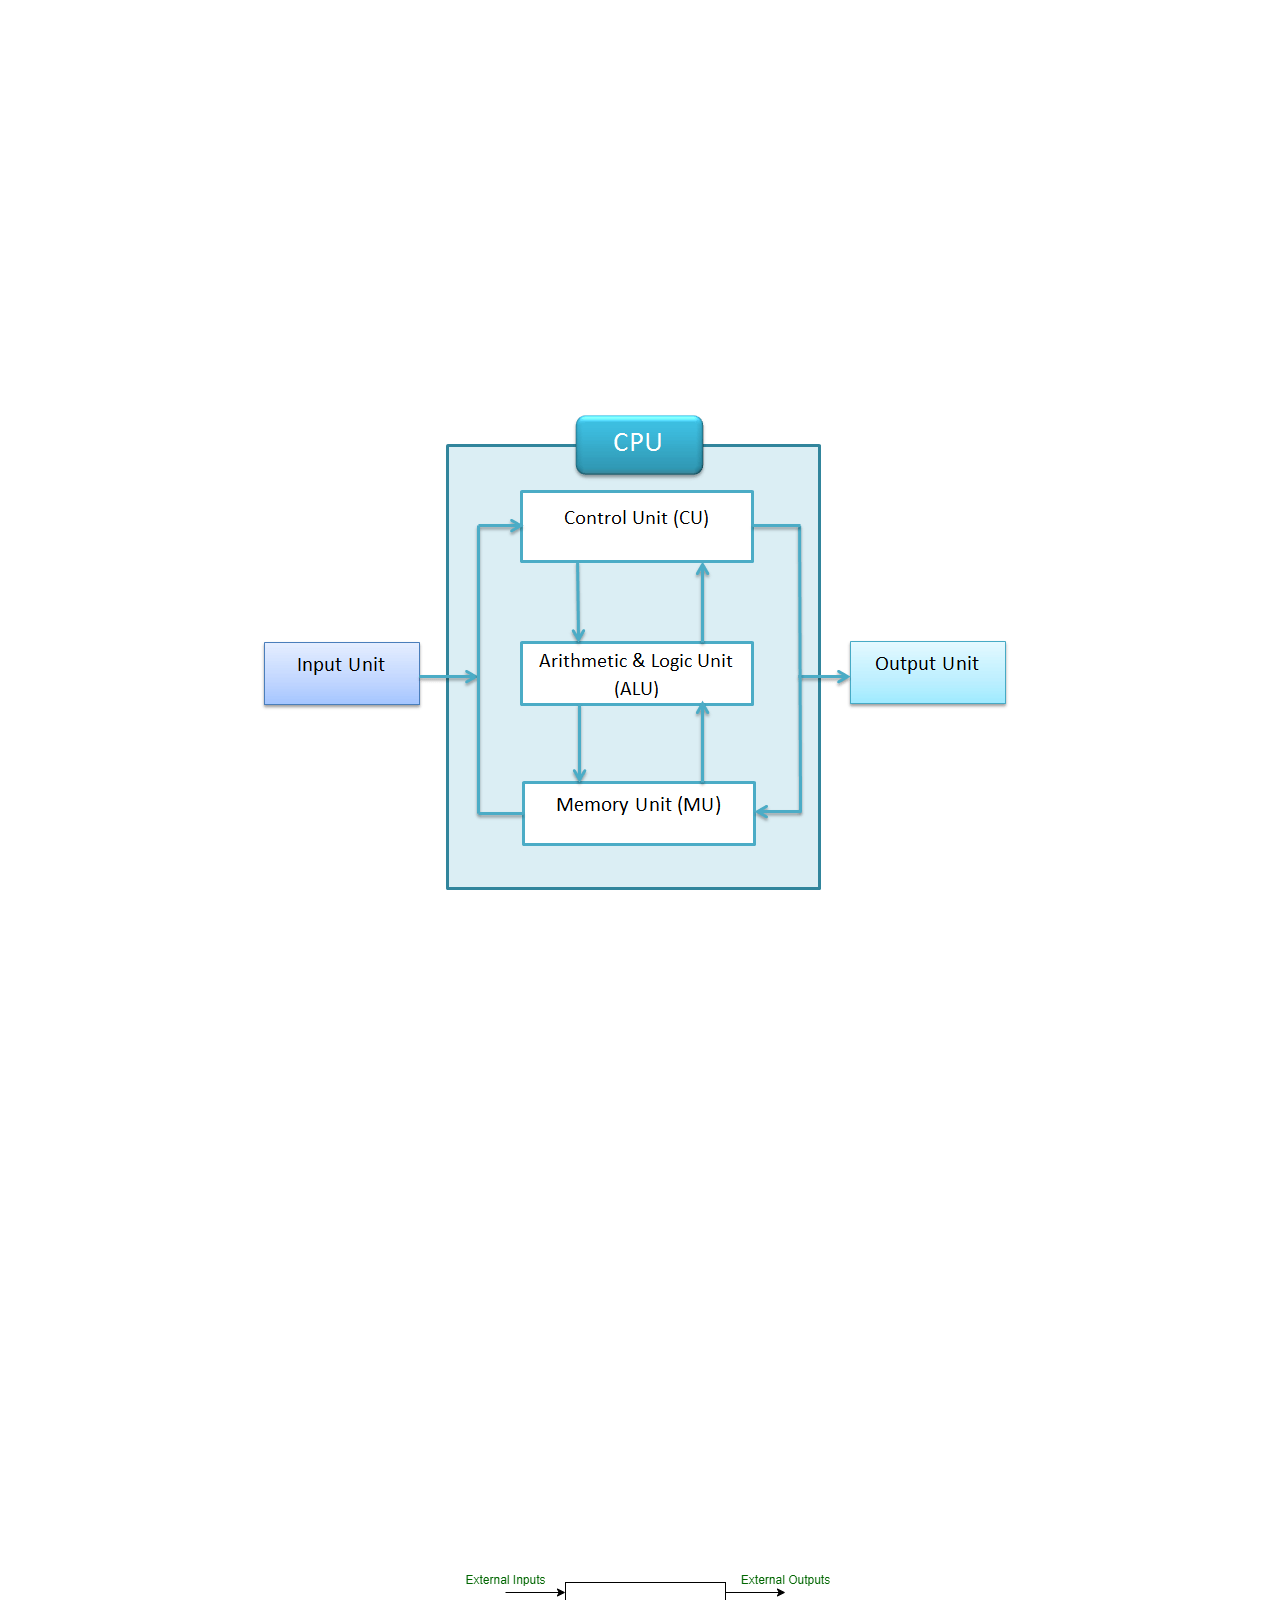
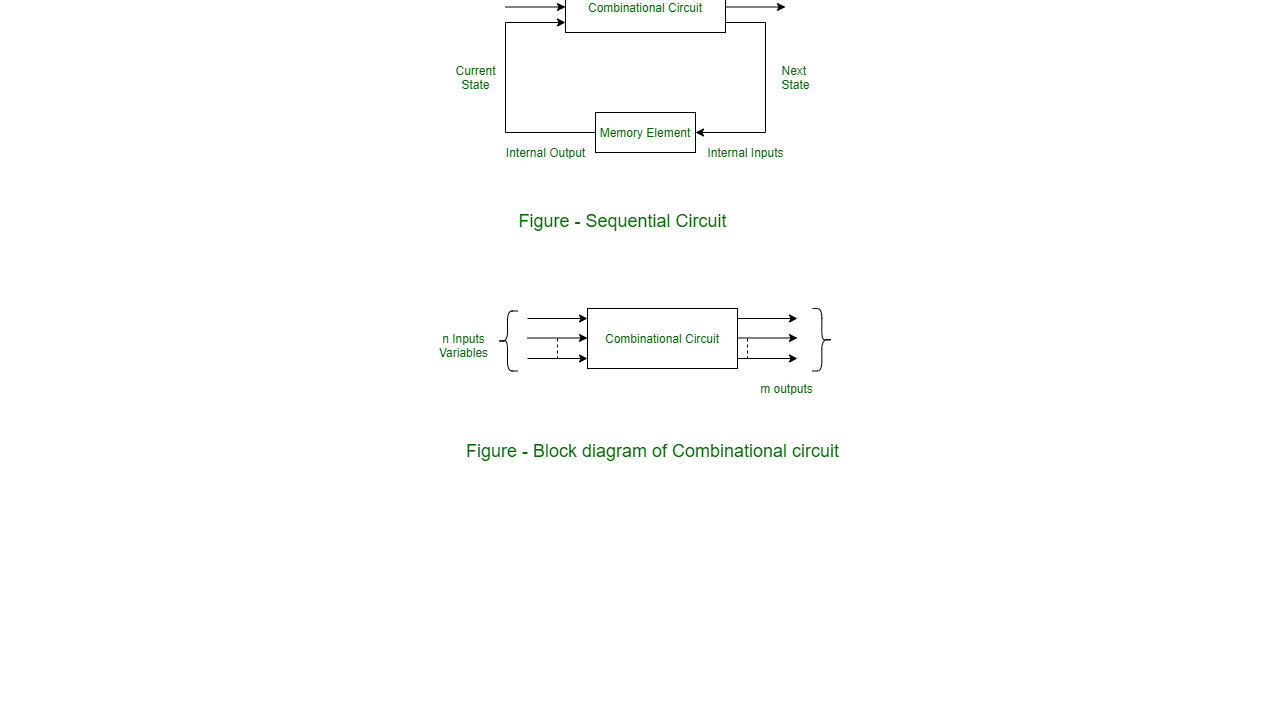
<file: alu.html>
<!DOCTYPE html>
<html lang="en">
<head>
  <meta charset="UTF-8">
  <meta name="viewport" content="width=device-width, initial-scale=1.0">
  <title>Arithmetic and Logical Unit (ALU)</title>
  <style>
    body {
      font-family: sans-serif;
      font-size: medium;
      color: white;
    
    }

    

    p {
      line-height: 2.0;
    }

    ul {
      list-style-type: none;
      padding: 0;
    }

    li {
      margin-bottom: 10px;
    }

    img {
      display: block;
      margin: 20px auto;
      max-width: 100%;
      height: auto;
    }
  </style>
</head>
<body>
  <h1>Arithmetic and Logical Unit (ALU)</h1>

  <p>The Arithmetic and Logical Unit (ALU) is a digital circuit used to perform arithmetic and logical operations. It is a fundamental building block of the central processing unit (CPU) of a computer. The ALU is responsible for performing calculations and logical operations on data received from memory or other components of the computer.</p>

  <h3>What is an ALU?</h3>

  <p>The ALU is a digital circuit that performs arithmetic and bitwise logical operations on binary numbers. It is a combinational digital logic circuit that receives input data from the computer's registers, performs operations on that data, and then stores the result back in the registers or memory. The ALU is capable of performing various arithmetic operations, such as addition, subtraction, multiplication, and division, as well as logical operations like AND, OR, NOT, and XOR.</p>

  <p>The ALU is designed to perform operations on binary data, which is represented as a string of 1s and 0s. The operations are performed using logic gates and other digital components, which implement the necessary logic functions to manipulate the binary data.</p>

  <img src="ALU.png" alt="ALU Placeholder">

  <h3>Functions of the ALU</h3>

  <p>The main functions of the ALU include:</p>

  <ul>
    <li><strong>Arithmetic Operations:</strong> The ALU performs basic arithmetic operations such as addition, subtraction, multiplication, and division on binary data.</li>
    <li><strong>Logical Operations:</strong> The ALU performs logical operations such as AND, OR, NOT, and XOR, which are used to manipulate individual bits or groups of bits in binary data.</li>
    <li><strong>Shift Operations:</strong> The ALU can perform shift operations, which move the bits in a binary number to the left or right by a specified number of positions.</li>
    <li><strong>Comparison Operations:</strong> The ALU can compare two binary numbers and determine their relationship (e.g., equal to, less than, or greater than).</li>
    <li><strong>Data Transfer:</strong> The ALU facilitates the movement of data between registers, memory, and other components of the computer system.</li>
  </ul>

  <h3>Components of the ALU</h3>

  <p>The main components of an ALU include:</p>

  <ul>
    <li><strong>Arithmetic Circuit:</strong> This component performs arithmetic operations like addition, subtraction, multiplication, and division.</li>
    <li><strong>Logic Circuit:</strong> This component performs logical operations like AND, OR, NOT, and XOR.</li>
    <li><strong>Shift Circuitry:</strong> This component handles shift operations, moving bits to the left or right within a binary number.</li>
    <li><strong>Comparator:</strong> This component compares two binary numbers and determines their relationship (e.g., equal to, less than, or greater than).</li>
    <li><strong>Control Unit:</strong> This component controls the operation of the ALU by generating control signals based on the instruction being executed.</li>
    <li><strong>Registers:</strong> These are temporary storage areas within the ALU that hold data and intermediate results during computations.</li>
  </ul>

  <h3>Types of ALU</h3>

  <p>There are two main types of ALUs:</p>

  <ul>
    <li><strong>Combinational ALU:</strong> A combinational ALU performs operations directly on the input data and generates an output based solely on the current inputs. It does not have any internal memory or state.</li>
    <img src="comalu.png" alt="Combinational ALU">
    <li><strong>Sequential ALU:</strong> A sequential ALU has internal memory or state that can store intermediate results or control information. This allows the ALU to perform more complex operations that may require multiple steps or depend on previous states.</li>
    <img src="seqAlu.png" alt="Sequential ALU">
  </ul>


  <h3>Importance of the ALU</h3>

  <p>The ALU is a critical component of the CPU and plays a vital role in the overall performance of a computer system. Its ability to perform arithmetic and logical operations quickly and efficiently is essential for executing instructions and processing data. The ALU's design and implementation have a direct impact on factors such as processing speed, power consumption, and overall system performance.</p>

  <p>As computer systems continue to evolve and become more complex, the design and optimization of ALUs remain a key area of research and development in the field of computer architecture and digital logic design.</p>

  
</body>
</html>
</file>
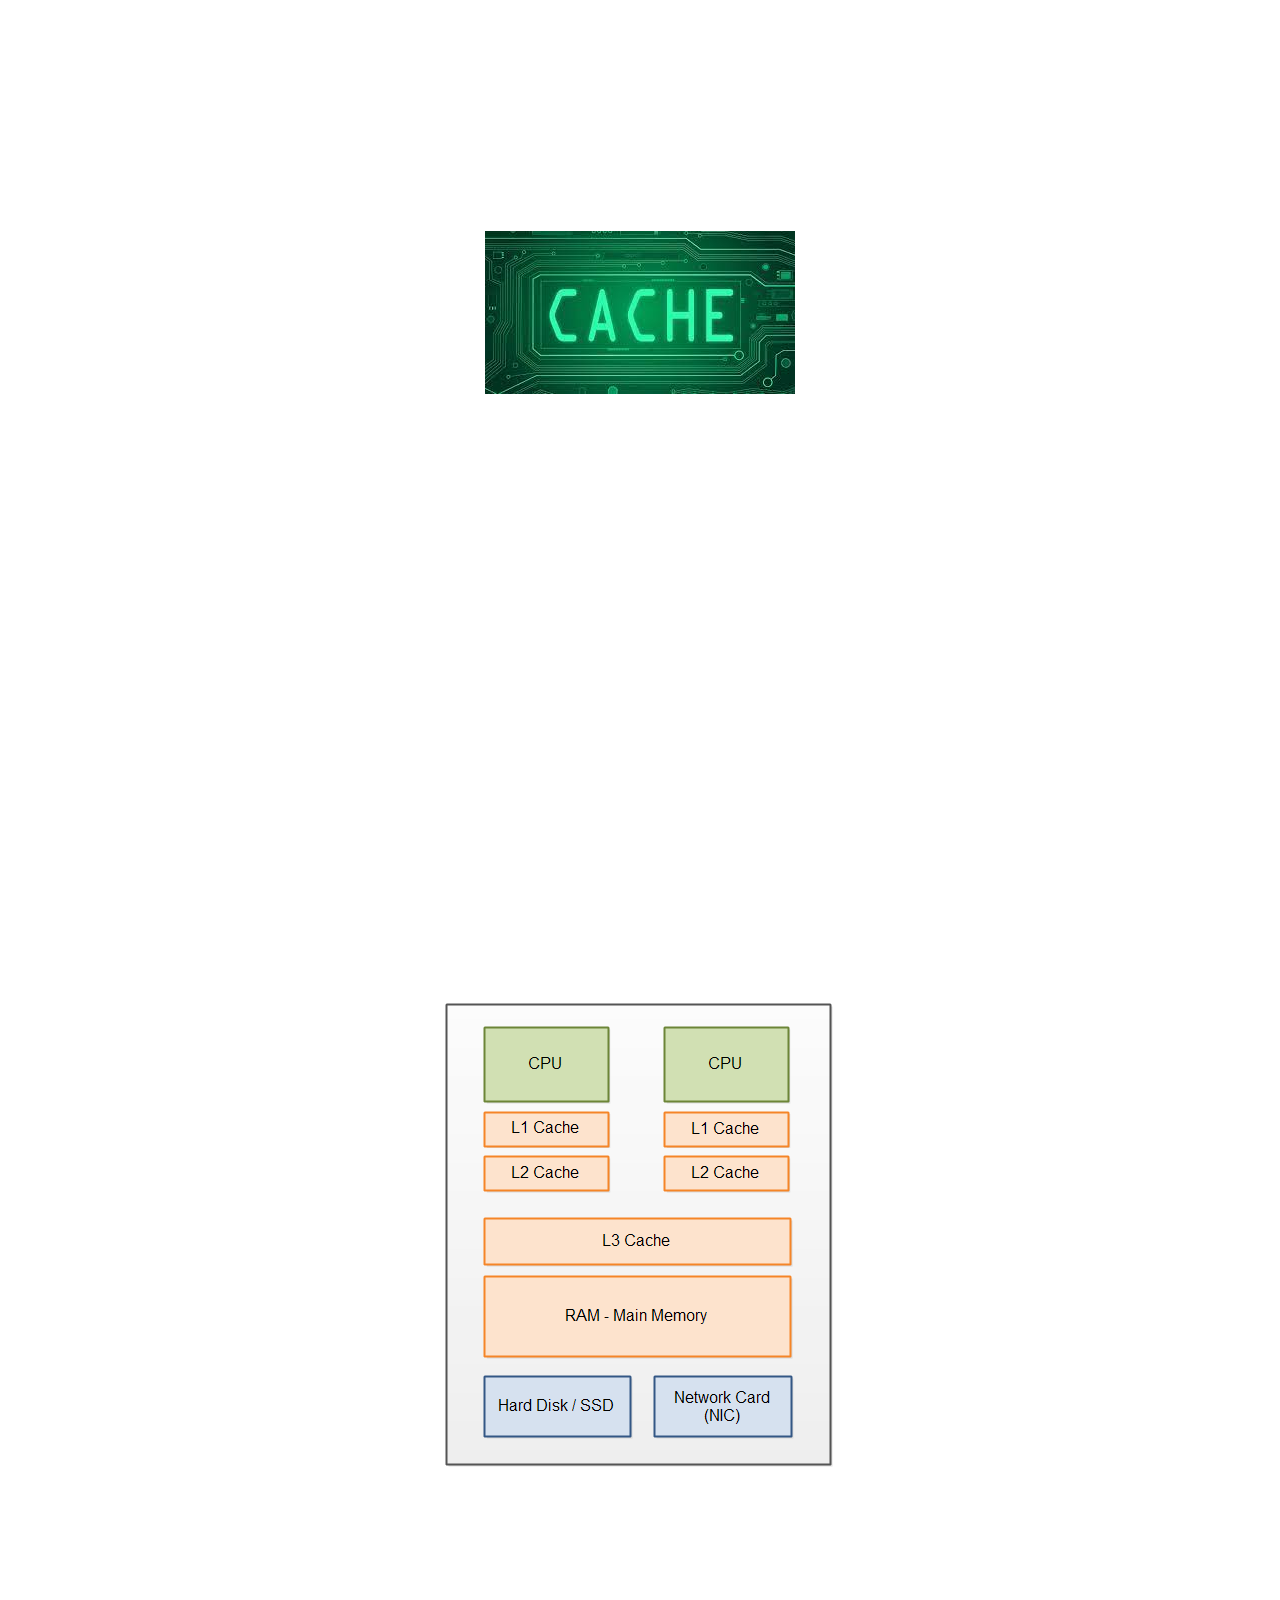
<file: cache.html>
<!DOCTYPE html>
<html lang="en">
<head>
  <meta charset="UTF-8">
  <meta name="viewport" content="width=device-width, initial-scale=1.0">
  <title>Cache Memory</title>
  <style>
    body {
      font-family: sans-serif;
      font-size: medium;
      color: white;
    }

    p {
      line-height: 2,o;
    }

    ul {
      list-style-type: none;
      padding: 0;
    }

    li {
      margin-bottom: 10px;
    }

    img {
      display: block;
      margin: 20px auto;
      max-width: 100%;
      height: auto;
    }
  </style>
</head>
<body>
  <h1>Cache Memory</h1>

  <p>Cache Memory is a high-speed storage area that acts as a buffer between the Central Processing Unit (CPU) and the main memory (RAM) in a computer system. It is designed to improve system performance by providing faster access to frequently used data and instructions, reducing the number of slower main memory accesses.</p>

  <h3>What is Cache Memory?</h3>

  <p>Cache Memory is a small, fast memory component that stores a subset of the data and instructions from the main memory, which can be accessed more quickly by the CPU. It is based on the principle of locality, which states that programs tend to access the same data or instructions repeatedly within a short period of time.</p>

  <img src="c1.jpg" alt="Cache Concept ">

  <h3>Types of Cache Memory</h3>

  <p>Cache memory is typically organized into multiple levels, with each level having different characteristics in terms of size, speed, and proximity to the CPU. The most common types of cache memory are:</p>

  <ul>
    <li><strong>Level 1 (L1) Cache:</strong> The L1 cache is the smallest and fastest cache, located closest to the CPU. It is usually divided into separate instruction and data caches for optimal performance.</li>
    <li><strong>Level 2 (L2) Cache:</strong> The L2 cache is larger than the L1 cache but slower. It serves as a secondary cache for data and instructions that cannot be stored in the smaller L1 cache.</li>
    <li><strong>Level 3 (L3) Cache:</strong> The L3 cache is the largest and slowest of the on-chip caches. It is shared by multiple CPU cores and serves as a backup for the L1 and L2 caches.</li>
  </ul>

  <h3>Cache Mapping and Replacement Policies</h3>

  <p>To efficiently store and retrieve data from the cache, a mapping mechanism is used to associate main memory addresses with cache locations. Common cache mapping techniques include:</p>

  <ul>
    <li><strong>Direct Mapping:</strong> In this scheme, each main memory address maps to a specific location in the cache.</li>
    <li><strong>Fully Associative Mapping:</strong> In this scheme, a main memory address can be stored in any available cache location.</li>
    <li><strong>Set-Associative Mapping:</strong> This scheme combines elements of direct mapping and fully associative mapping, where a main memory address can be stored in a specific set of cache locations.</li>
  </ul>

  <p>When the cache is full and a new data item needs to be stored, a cache replacement policy is used to determine which data should be evicted from the cache to make room for the new item. Common cache replacement policies include:</p>

  <ul>
    <li><strong>Least Recently Used (LRU):</strong> The data item that has been accessed the least recently is replaced.</li>
    <li><strong>First-In, First-Out (FIFO):</strong> The data item that has been in the cache the longest is replaced.</li>
    <li><strong>Random Replacement:</strong> A random data item is selected for replacement.</li>
  </ul>

  <img src="cache.png" alt="Cache Mapping">

  <h3>Cache Performance</h3>

  <p>The performance of the cache memory is measured by two key metrics: hit rate and miss rate. A cache hit occurs when the requested data or instruction is found in the cache, allowing for faster retrieval. A cache miss occurs when the requested data or instruction is not found in the cache, necessitating a slower access to the main memory.</p>

  <p>The overall performance of the cache depends on the hit rate, which is the percentage of cache accesses that result in hits. The higher the hit rate, the better the cache performance, as it reduces the number of slower main memory accesses.</p>

  <h3>Importance of Cache Memory</h3>

  <p>Cache memory plays a crucial role in improving the overall performance of a computer system by bridging the speed gap between the CPU and the main memory. By providing faster access to frequently used data and instructions, cache memory reduces the bottleneck caused by the slower access times of main memory, resulting in improved system responsiveness and throughput.</p>

  <p>The design and implementation of cache memory, including cache size, mapping techniques, and replacement policies, are critical areas of research and development in computer architecture. Advancements in cache technology continue to drive improvements in CPU and system performance.</p>

  
</body>
</html>
</file>
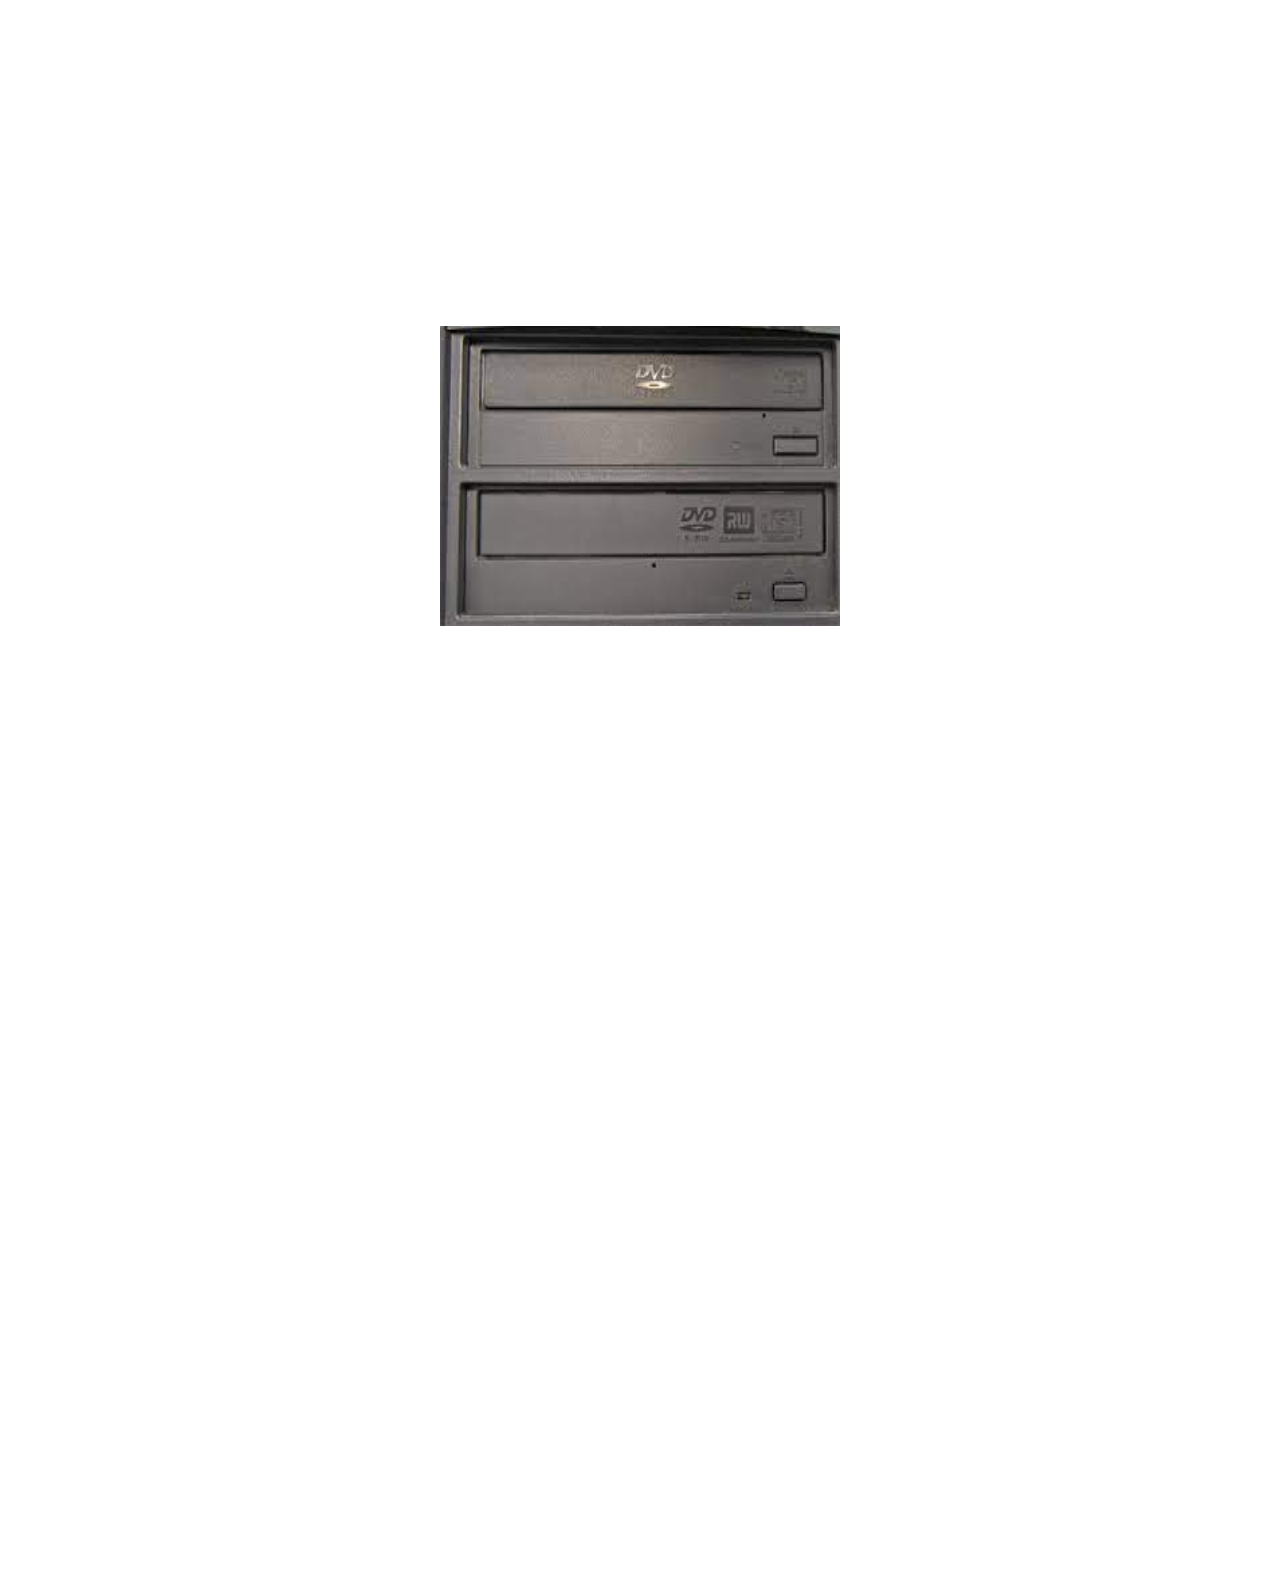
<file: cdDrivePort.html>
<!DOCTYPE html>
<html lang="en">
<head>
  <meta charset="UTF-8">
  <meta name="viewport" content="width=device-width, initial-scale=1.0">
  <title>CD Drive Ports</title>
  <style>
    body {
      font-family: sans-serif;
      line-height: 2.0;
      color: white;
    }

    p {
      line-height: 2.0;
    }

    ul {
      list-style-type: none;
      padding: 0;
    }

    li {
      margin-bottom: 10px;
    }

    img {
      display: block;
      margin-left: auto;
      margin-right: auto;
      height: 300px;
      width: 400px;
    }
  </style>
</head>
<body>
  <h1>CD Drive Ports</h1>

  <p>CD drive ports refer to the physical interfaces used to connect optical drives, such as CD-ROM, DVD-ROM, and Blu-ray drives, to a computer system. These ports facilitate data transfer between the optical drive and the computer, enabling users to read and write data to optical discs.</p>

  <h3>What are CD Drive Ports?</h3>

  <p>CD drive ports are the connectors on the computer that allow optical drives to communicate with the system and transfer data. They provide the necessary electrical and data connections for the optical drive to function correctly and access the data stored on CDs, DVDs, or Blu-ray discs.</p>

  <img src="cd.jpg" alt="CD Drive Ports Placeholder">

  <h3>Common CD Drive Port Types</h3>

  <p>The most common types of CD drive ports include:</p>

  <ul>
    <li><strong>PATA (Parallel ATA):</strong> PATA, also known as IDE (Integrated Drive Electronics), was the primary interface used for connecting optical drives and hard drives in older computer systems. It uses a wide, flat ribbon cable to connect the drive to the motherboard.</li>
    <li><strong>SATA (Serial ATA):</strong> SATA is a newer interface that replaced PATA in modern computers. It uses a more compact and efficient cable design to connect optical drives and other storage devices to the motherboard.</li>
    <li><strong>USB:</strong> Some external optical drives connect to a computer using a USB (Universal Serial Bus) port. These drives do not require a dedicated internal connector and can be easily connected to various computer systems.</li>
  </ul>

  <h3>Connecting Optical Drives</h3>

  <p>To connect an optical drive to a computer, follow these general steps:</p>

  <ol>
    <li>Locate the appropriate port on the motherboard or expansion card (PATA, SATA, or USB).</li>
    <li>Align the connector on the optical drive's cable with the port on the computer.</li>
    <li>Gently insert the cable into the port, ensuring a secure connection.</li>
    <li>For internal drives, secure the drive in the appropriate bay or mounting location within the computer case.</li>
    <li>Connect any additional power cables required by the optical drive.</li>
    <li>Install the necessary drivers or software to enable communication between the computer and the optical drive.</li>
  </ol>

  <h3>Importance of CD Drive Ports</h3>

  <p>CD drive ports play a crucial role in enabling the use of optical discs for data storage, backup, and software installation. While optical media has largely been replaced by more modern storage technologies like USB drives, cloud storage, and solid-state drives (SSDs), CD drive ports are still relevant for legacy systems, data recovery, and specialized applications.</p>

  <p>Understanding the different types of CD drive ports and their connection methods is essential for correctly installing and configuring optical drives in a computer system, ensuring seamless data access and compatibility.</p>

</body>
</html>
</file>
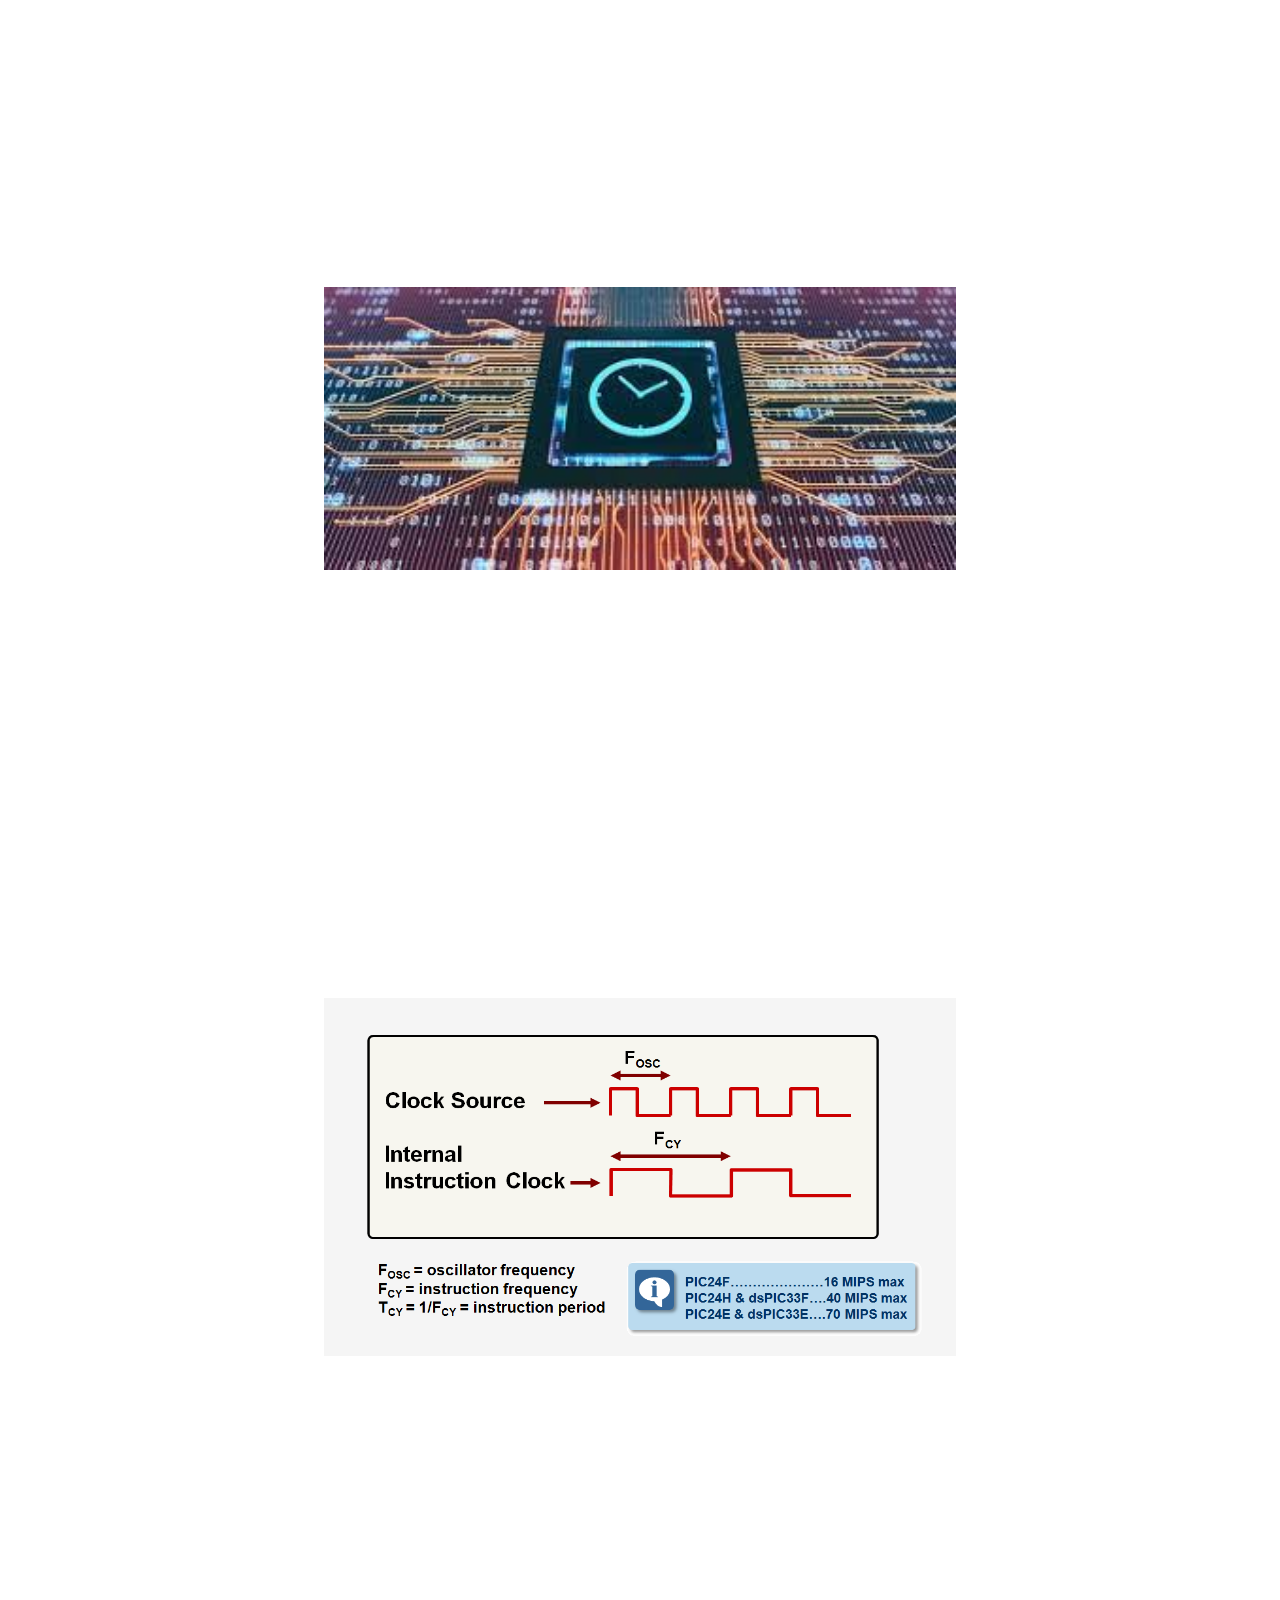
<file: clock.html>
<!DOCTYPE html>
<html lang="en">
<head>
  <meta charset="UTF-8">
  <meta name="viewport" content="width=device-width, initial-scale=1.0">
  <title>Clock</title>
  <style>
    body {
      font-family: sans-serif;
      font-size: medium;
      color: white;
    }

    p {
      line-height: 2.0;
    }

    ul {
      list-style-type: none;
      padding: 0;
    }

    li {
      margin-bottom: 10px;
    }

    img {
      display: block;
      margin: 20px 0;
      max-width: 100%;
      height: auto;
      margin-left: auto;
      margin-right: auto;
      width: 50%;
    }
  </style>
</head>
<body>
  <h1>Clock</h1>

  <p>In computer systems, a clock is a device that generates a continuous stream of pulses at a specific frequency. This stream of pulses, known as the clock signal, is used to synchronize and coordinate the various components and operations within a computer.</p>

  <h3>What is a Clock?</h3>

  <p>A clock is a critical component in digital electronic systems, including computers. It generates a periodic signal that serves as a timing reference for the entire system. The clock signal is used to regulate the timing of various operations, such as fetching instructions, executing calculations, and transferring data between components.</p>

  <img src="cl.jpg" alt="Clock">

  <h3>Clock Signal and Frequency</h3>

  <p>The clock signal is a square wave that alternates between two voltage levels, typically between a high voltage (representing a binary 1) and a low voltage (representing a binary 0). The time between successive rising or falling edges of the clock signal is known as the clock period, and its inverse is the clock frequency.</p>

  <p>The frequency of the clock signal is measured in hertz (Hz), which represents the number of cycles per second. Higher clock frequencies allow for faster execution of instructions and data processing, leading to improved overall system performance.</p>

  <h3>Clock Distribution</h3>

  <p>The clock signal must be distributed throughout the computer system to ensure that all components are synchronized and operating in lockstep. This is typically achieved through a clock distribution network, which consists of a main clock source and various clock buffers and drivers.</p>

  <p>The main clock source generates the initial clock signal, which is then distributed to different components and subsystems using clock buffers and drivers. These devices amplify and distribute the clock signal to ensure that it reaches all parts of the system with minimal distortion and skew (timing differences between different parts of the system).</p>

  <img src="clock.png" alt="Clock Distribution">

  <h3>Clock Skew and Jitter</h3>

  <p>Clock skew and jitter are two important factors that can impact the reliability and performance of a computer system.</p>

  <p><strong>Clock Skew:</strong> Clock skew refers to the timing differences between the clock signals arriving at different components or subsystems within the computer. It is caused by variations in the length of the clock signal paths, differences in propagation delays, and other factors. Excessive clock skew can lead to timing violations, resulting in data corruption or system crashes.</p>

  <p><strong>Clock Jitter:</strong> Clock jitter is the short-term variation in the clock signal's period or phase, causing it to deviate from its ideal timing. Jitter can be caused by various factors, such as electrical noise, power supply fluctuations, or temperature variations. Excessive clock jitter can also lead to timing violations and system instability.</p>

  <h3>Clock Domain Crossing</h3>

  <p>In complex digital systems, different components or subsystems may operate at different clock frequencies or have independent clock domains. When data needs to be transferred between these different clock domains, a synchronization mechanism known as clock domain crossing is required.</p>

  <p>Clock domain crossing involves synchronizing the data transfer between the two clock domains to prevent data corruption or metastability issues. This is typically achieved through the use of specialized circuits or techniques, such as handshaking protocols, dual-ported memories, or asynchronous FIFO buffers.</p>

  <h3>Importance of the Clock</h3>

  <p>The clock is a critical component in computer systems, as it provides the timing reference that synchronizes and coordinates the operation of all other components. Without a stable and reliable clock, the various components within a computer would not be able to communicate and operate in a coordinated manner, leading to system failures and data corruption.</p>

  <p>The design and implementation of clocks, clock distribution networks, and clock synchronization techniques are crucial areas of research and development in computer architecture and digital electronics. Advancements in clock technology, such as low-jitter clock sources and improved clock distribution techniques, continue to drive improvements in system performance, reliability, and energy efficiency.</p>

  
</body>
</html>
</file>
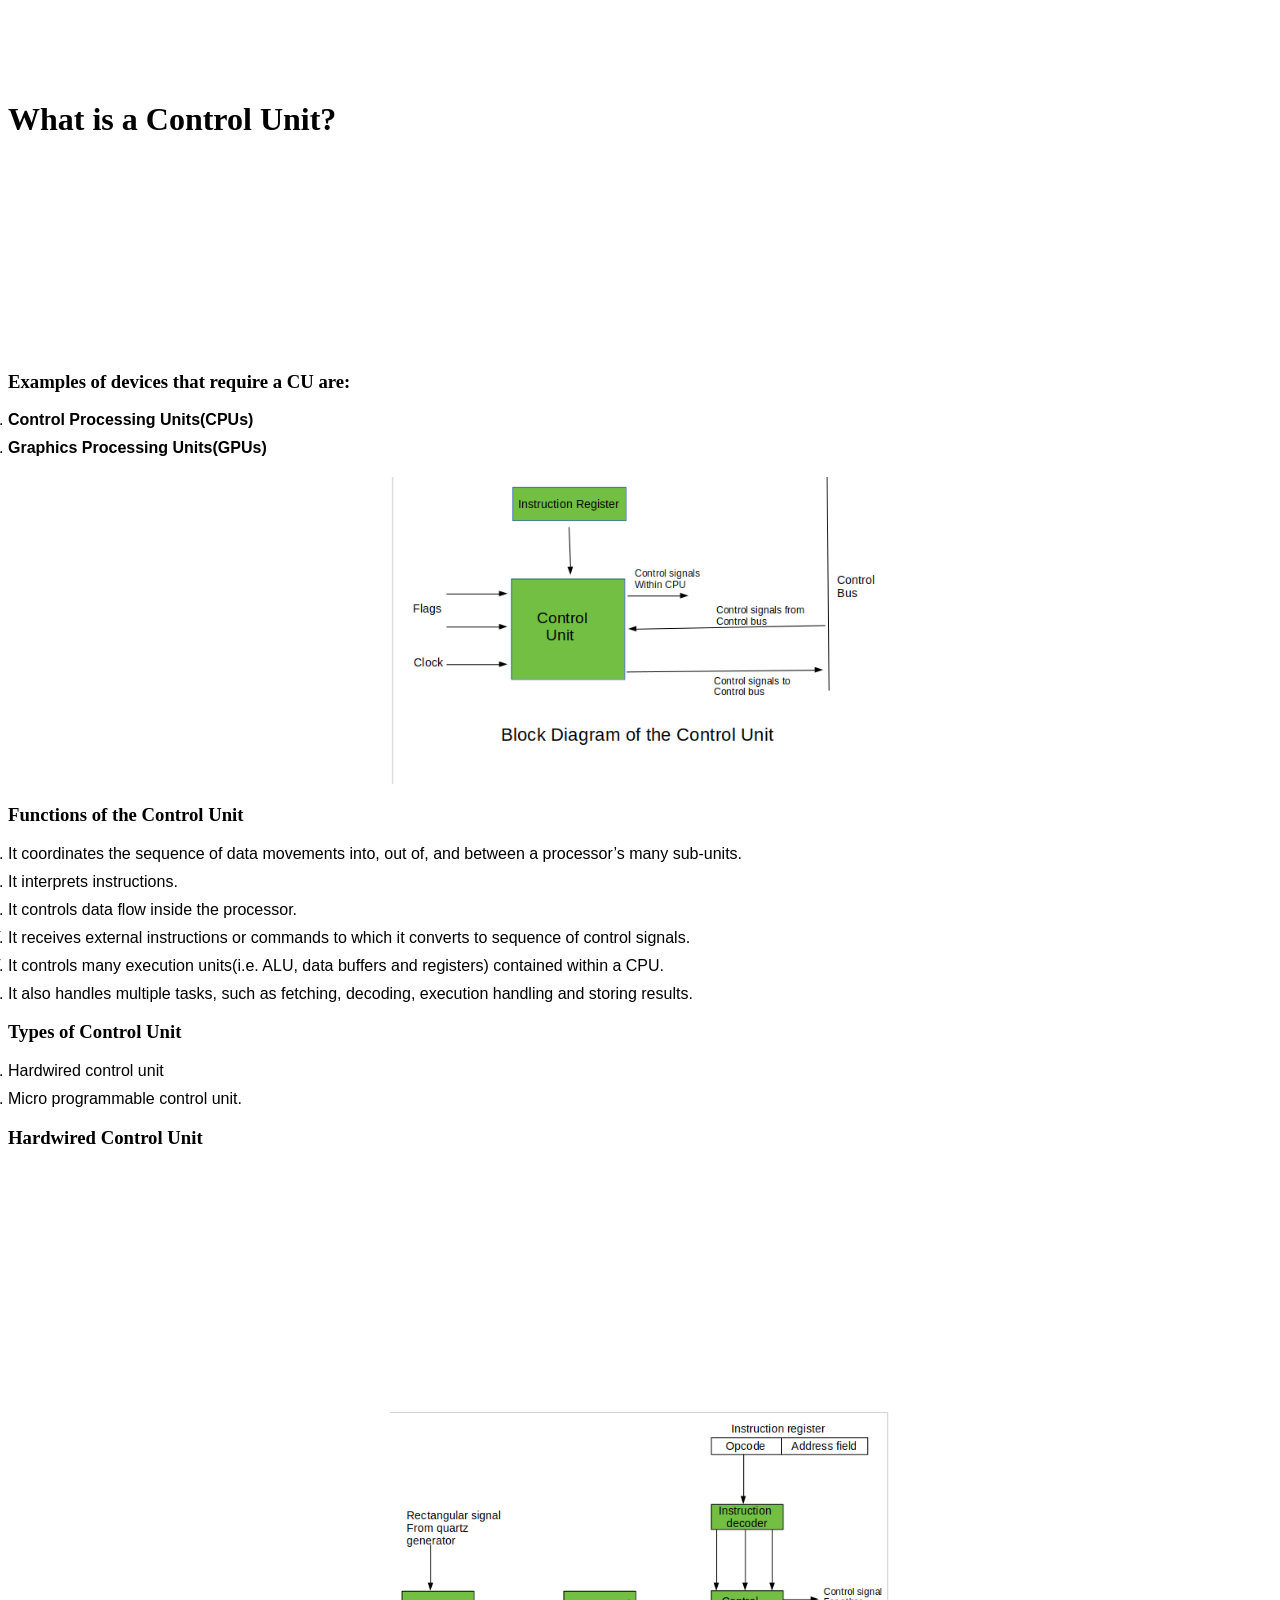
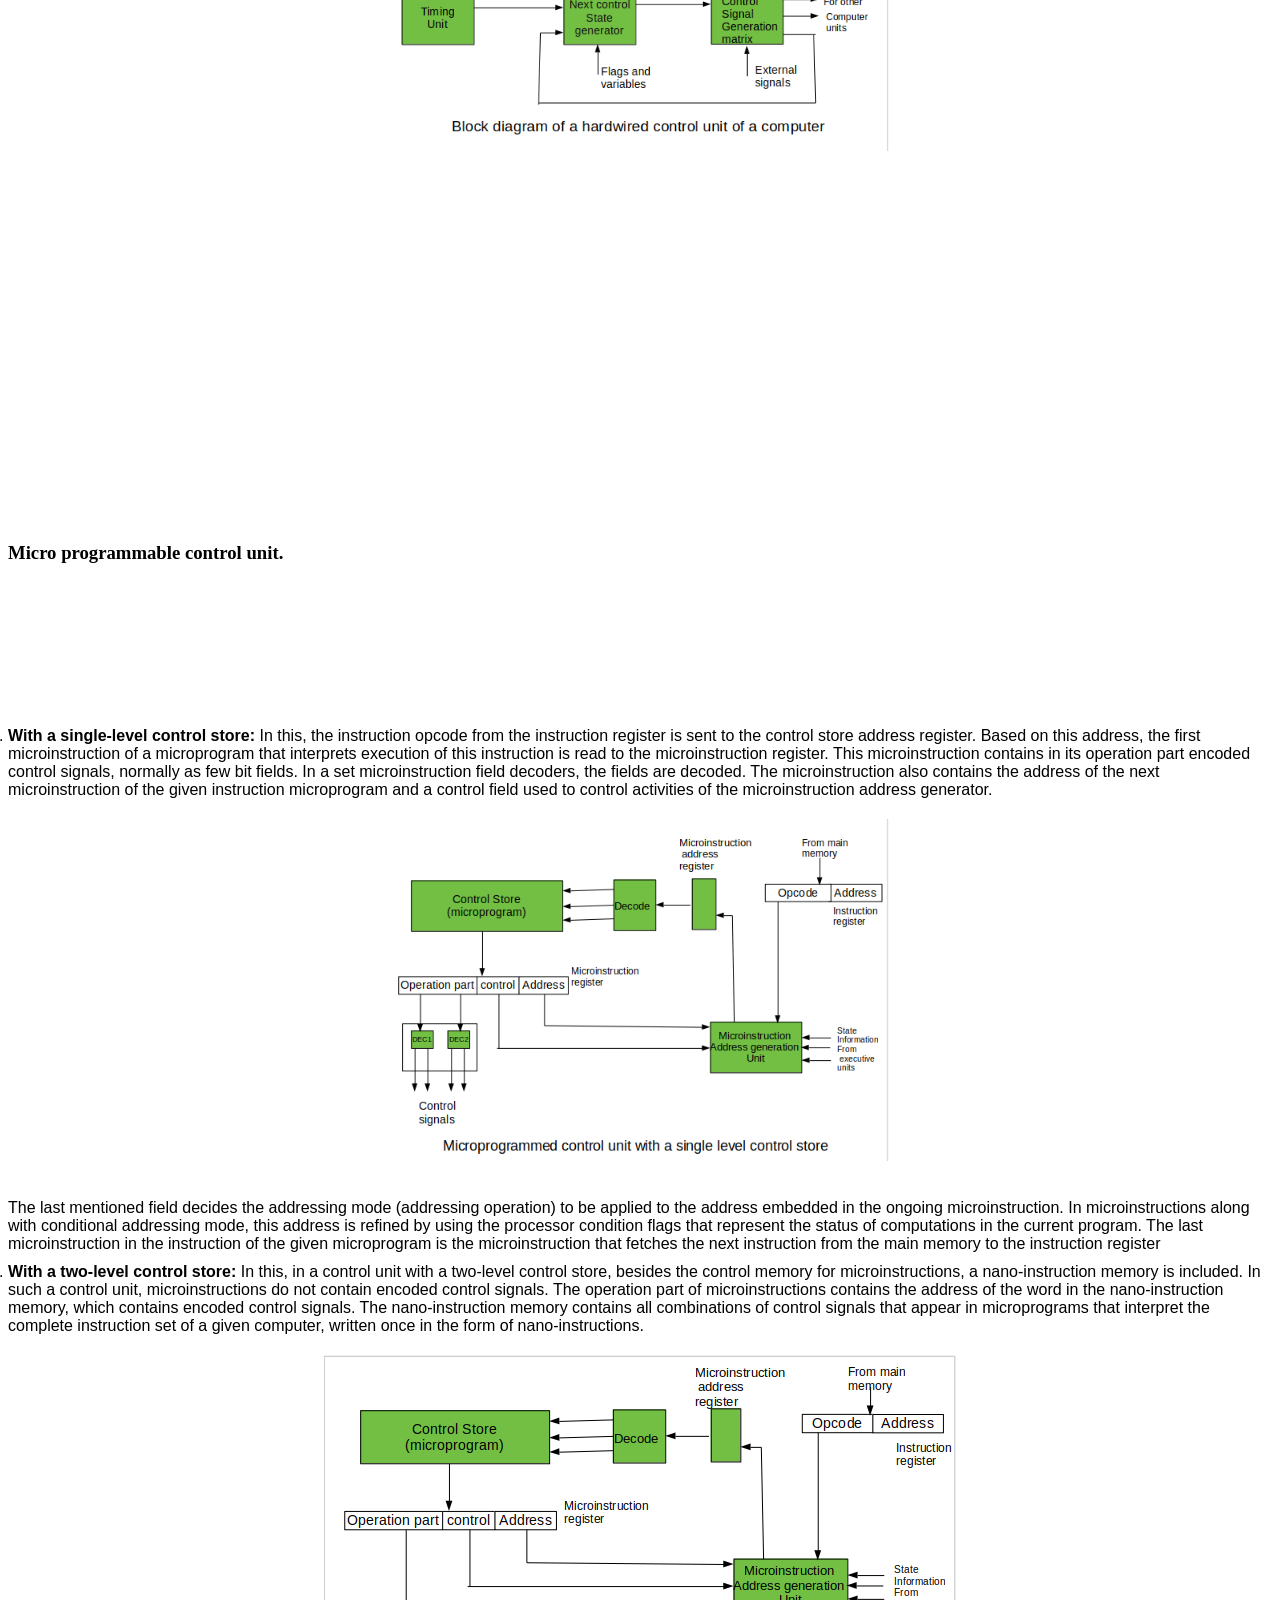
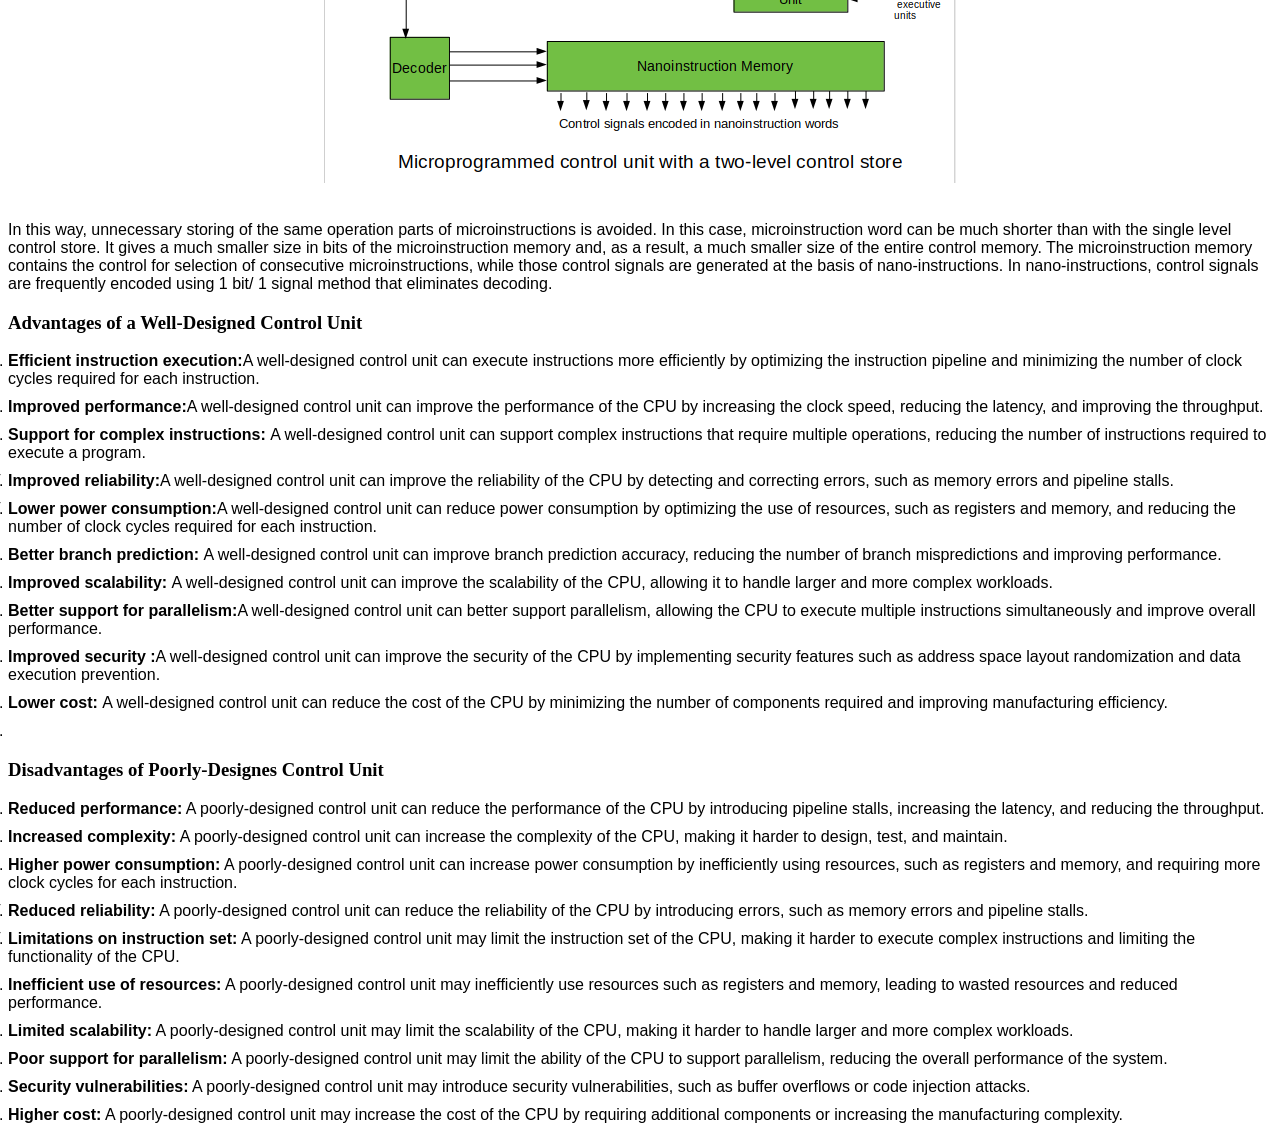
<file: cu.html>
<!DOCTYPE html>
<html lang="en">
<head>
    <meta charset="UTF-8">
    <meta name="viewport" content="width=device-width, initial-scale=1.0">
    <title>Control Unit</title>
    <style>
      
      p {
        line-height: 2.0;
        font-family: sans-serif;
        font-size: medium;
        color: white;
      }
      
      ul {
        list-style-type: upper-roman;
        padding: 0;
      }
      
      li {
        margin-bottom: 10px;
        font-family: sans-serif;
        font-size: medium;
      }
      
      img {
        display: block;
        margin: 20px auto;
        max-width: 100%;
        height: auto;
      }</style>
</head>
<body>
    <p>A Central Processing Unit is the most important component of a computer system. 
        A <strong>control unit </strong>is a part of the CPU.
        <strong>control unit </strong>controls the operations of all parts of the computer but it does not carry out any data processing operations.</p>
        <h1><strong>What is a Control Unit?</strong></h1>
        <p>The Control Unit is the part of the computer’s central processing unit (CPU), which directs the operation of the processor. 
         It was included as part of the Von Neumann Architecture by John von Neumann. 
         It is the responsibility of the control unit to tell the computer’s memory, arithmetic/logic unit, and input and output devices how to respond to the instructions that have been sent to the processor.
       It fetches internal instructions of the programs from the main memory to the processor instruction register, and based on this register con
         tents, the control unit generates a control signal that supervises the execution of these instructions.
         A control unit works by receiving input information which it converts into control signals, which are then sent to the central processor.
        The computer’s processor then tells the attached hardware what operations to perform. 
      The functions that a control unit performs are dependent on the type of CPU because the architecture of the CPU varies from manufacturer to manufacturer.</p>
      <ul>
        <p><h3>Examples of devices that require a CU are:</h3></p>
        <li><strong>Control Processing Units(CPUs)</strong></li>
        <li><strong>Graphics Processing Units(GPUs)</strong></li>
      </ul>
      <img src="controlunit.png" alt="Control unit" height="500px" width="500px">
      <ul>
        <p><h3>Functions of the Control Unit</h3></p>
        <li>It coordinates the sequence of data movements into, out of, and between a processor’s many sub-units.
            <li>It interprets instructions.</li>
            <li>It controls data flow inside the processor.
                <li>It receives external instructions or commands to which it converts to sequence of control signals.</li>
                <li>It controls many execution units(i.e. ALU, data buffers and registers) contained within a CPU.</li>
                <li>It also handles multiple tasks, such as fetching, decoding, execution handling and storing results.</li>
      </ul>
      <ul>
      <p><h3>Types of Control Unit</h3></p>
      <li>Hardwired control unit</li>
      <li>Micro programmable control unit.</li>
    </ul>
    <p><h3>Hardwired Control Unit</h3></p>
    <p>In the Hardwired control unit, the control signals that are important for instruction execution control are generated by specially designed hardware logical circuits, in which we can not modify the signal generation method without physical change of the circuit structure. The operation code of an instruction contains the basic data for control signal generation. In the instruction decoder, the operation code is decoded. The instruction decoder constitutes a set of many decoders that decode different fields of the instruction opcode.
        As a result, few output lines going out from the instruction decoder obtains active signal values. These output lines are connected to the inputs of the matrix that generates control signals for execution units of the computer. This matrix implements logical combinations of the decoded signals from the instruction opcode with the outputs from the matrix that generates signals representing consecutive control unit states and with signals coming from the outside of the processor, e.g. interrupt signals. The matrices are built in a similar way as a programmable logic arrays.</p>
        <img src="hard.png" alt="Hardwired Control Unit" height="500px" width="500px">
        <p>Control signals for an instruction execution have to be generated not in a single time point but during the entire time interval that corresponds to the instruction execution cycle. Following the structure of this cycle, the suitable sequence of internal states is organized in the control unit. A number of signals generated by the control signal generator matrix are sent back to inputs of the next control state generator matrix.
            This matrix combines these signals with the timing signals, which are generated by the timing unit based on the rectangular patterns usually supplied by the quartz generator. When a new instruction arrives at the control unit, the control units is in the initial state of new instruction fetching. Instruction decoding allows the control unit enters the first state relating execution of the new instruction, which lasts as long as the timing signals and other input signals as flags and state information of the computer remain unaltered.   
            A change of any of the earlier mentioned signals stimulates the change of the control unit state. This causes that a new respective input is generated for the control signal generator matrix. When an external signal appears, (e.g. an interrupt) the control unit takes entry into a next control state that is the state concerned with the reaction to this external signal (e.g. interrupt processing).
            The values of flags and state variables of the computer are used to select suitable states for the instruction execution cycle. The last states in the cycle are control states that commence fetching the next instruction of the program: sending the program counter content to the main memory address buffer register and next, reading the instruction word to the instruction register of computer. When the ongoing instruction is the stop instruction that ends program execution, the control unit enters an operating system state, in which it waits for a next user directive.</p>
     <p><h3>Micro programmable control unit.</h3></p>
     <ul>
        <p>The fundamental difference between these unit structures and the structure of the hardwired control unit is the existence of the control store that is used for storing words containing encoded control signals mandatory for instruction execution. In microprogrammed control units, subsequent instruction words are fetched into the instruction register in a normal way. However, the operation code of each instruction is not directly decoded to enable immediate control signal generation but it comprises the initial address of a microprogram contained in the control store.
        </p>
        <li><strong>With a single-level control store: </strong>In this, the instruction opcode from the instruction register is sent to the control store address register. Based on this address, the first microinstruction of a microprogram that interprets execution of this instruction is read to the microinstruction register. This microinstruction contains in its operation part encoded control signals, normally as few bit fields. In a set microinstruction field decoders, the fields are decoded. The microinstruction also contains the address of the next microinstruction of the given instruction microprogram and a control field used to control activities of the microinstruction address generator.
        <img src="mpcu.png" alt="Micro programmable control unit" height="500px" width="500px">
        <br>The last mentioned field decides the addressing mode (addressing operation) to be applied to the address embedded in the ongoing microinstruction. In microinstructions along with conditional addressing mode, this address is refined by using the processor condition flags that represent the status of computations in the current program. The last microinstruction in the instruction of the given microprogram is the microinstruction that fetches the next instruction from the main memory to the instruction register
        </li>
        <li><strong>With a two-level control store: </strong>In this, in a control unit with a two-level control store, besides the control memory for microinstructions, a nano-instruction memory is included. In such a control unit, microinstructions do not contain encoded control signals. The operation part of microinstructions contains the address of the word in the nano-instruction memory, which contains encoded control signals. The nano-instruction memory contains all combinations of control signals that appear in microprograms that interpret the complete instruction set of a given computer, written once in the form of nano-instructions.
        <img src="mpcu2.png" alt="Micro programmable control unit"> <br>
        In this way, unnecessary storing of the same operation parts of microinstructions is avoided. In this case, microinstruction word can be much shorter than with the single level control store. It gives a much smaller size in bits of the microinstruction memory and, as a result, a much smaller size of the entire control memory. The microinstruction memory contains the control for selection of consecutive microinstructions, while those control signals are generated at the basis of nano-instructions. In nano-instructions, control signals are frequently encoded using 1 bit/ 1 signal method that eliminates decoding.</li>
     </ul>
     <ul>
        <p><h3>Advantages of a Well-Designed Control Unit</h3></p>
        <li><strong>Efficient instruction execution:</strong>A well-designed control unit can execute instructions more efficiently by optimizing the instruction pipeline and minimizing the number of clock cycles required for each instruction.</li>
        <li><strong>Improved performance:</strong>A well-designed control unit can improve the performance of the CPU by increasing the clock speed, reducing the latency, and improving the throughput.</li>
        <li><strong>Support for complex instructions: </strong> A well-designed control unit can support complex instructions that require multiple operations, reducing the number of instructions required to execute a program.</li>
        <li><strong>Improved reliability:</strong>A well-designed control unit can improve the reliability of the CPU by detecting and correcting errors, such as memory errors and pipeline stalls.</li>
        <li><strong>Lower power consumption:</strong>A well-designed control unit can reduce power consumption by optimizing the use of resources, such as registers and memory, and reducing the number of clock cycles required for each instruction.</li>
        <li><strong>Better branch prediction: </strong>A well-designed control unit can improve branch prediction accuracy, reducing the number of branch mispredictions and improving performance.</li>
        <li><strong>Improved scalability: </strong>A well-designed control unit can improve the scalability of the CPU, allowing it to handle larger and more complex workloads.</li>
        <li><strong>Better support for parallelism:</strong>A well-designed control unit can better support parallelism, allowing the CPU to execute multiple instructions simultaneously and improve overall performance.</li>
        <li><strong>Improved security :</strong>A well-designed control unit can improve the security of the CPU by implementing security features such as address space layout randomization and data execution prevention.</li>
        <li><strong>Lower cost: </strong>A well-designed control unit can reduce the cost of the CPU by minimizing the number of components required and improving manufacturing efficiency.</li>
        <li><strong></strong></li>

     </ul>
     <p><h3>Disadvantages of Poorly-Designes Control Unit</h3></p>
     <ul><li><strong>Reduced performance:</strong> A poorly-designed control unit can reduce the performance of the CPU by introducing pipeline stalls, increasing the latency, and reducing the throughput.</li>
<li><strong>Increased complexity:</strong> A poorly-designed control unit can increase the complexity of the CPU, making it harder to design, test, and maintain.</li>
<li><strong>Higher power consumption:</strong> A poorly-designed control unit can increase power consumption by inefficiently using resources, such as registers and memory, and requiring more clock cycles for each instruction.</li>
<li><strong>Reduced reliability:</strong> A poorly-designed control unit can reduce the reliability of the CPU by introducing errors, such as memory errors and pipeline stalls.</li>
<li><strong>Limitations on instruction set:</strong> A poorly-designed control unit may limit the instruction set of the CPU, making it harder to execute complex instructions and limiting the functionality of the CPU.</li>
<li><strong>Inefficient use of resources:</strong> A poorly-designed control unit may inefficiently use resources such as registers and memory, leading to wasted resources and reduced performance.</li>
<li><strong>Limited scalability:</strong> A poorly-designed control unit may limit the scalability of the CPU, making it harder to handle larger and more complex workloads.</li>
<li><strong>Poor support for parallelism:</strong> A poorly-designed control unit may limit the ability of the CPU to support parallelism, reducing the overall performance of the system.</li>
<li><strong>Security vulnerabilities:</strong> A poorly-designed control unit may introduce security vulnerabilities, such as buffer overflows or code injection attacks.</li>
<li><strong>Higher cost:</strong> A poorly-designed control unit may increase the cost of the CPU by requiring additional components or increasing the manufacturing complexity.</li>
</ul>
</body>
</html>
</file>
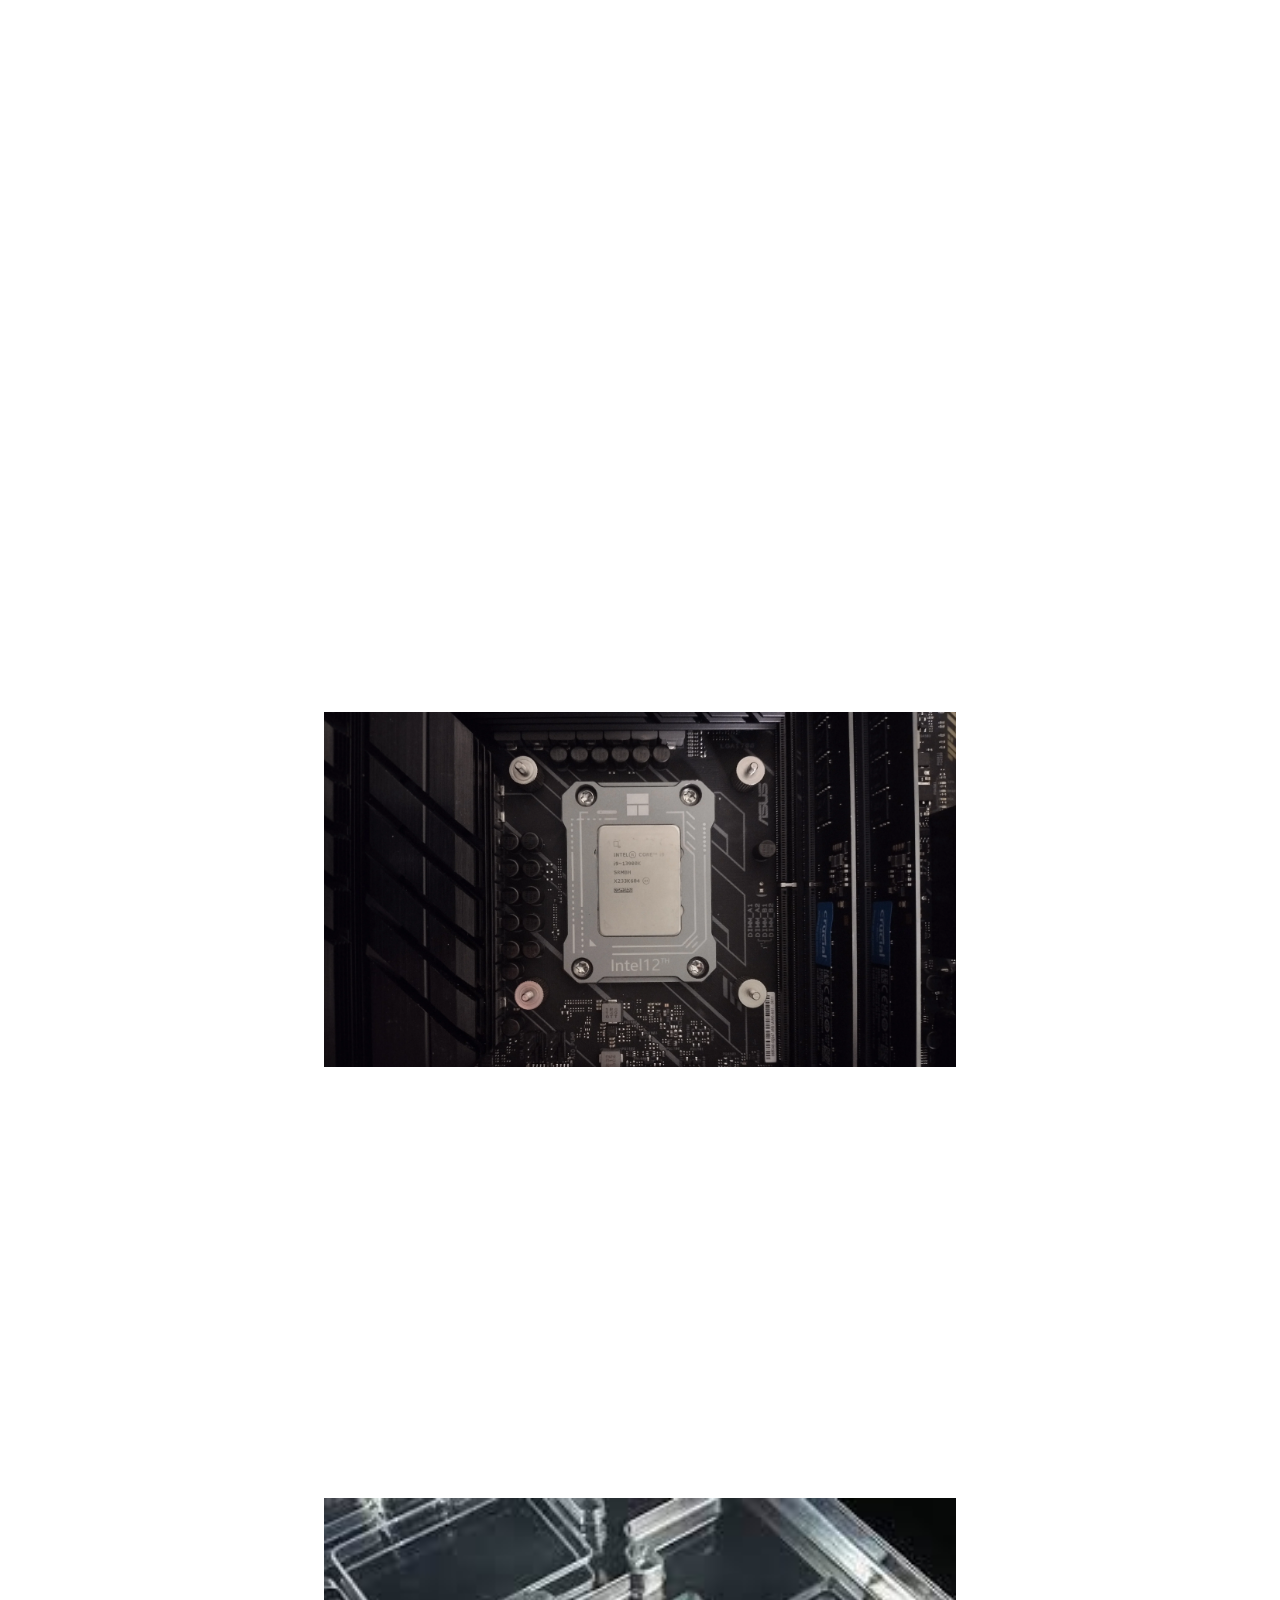
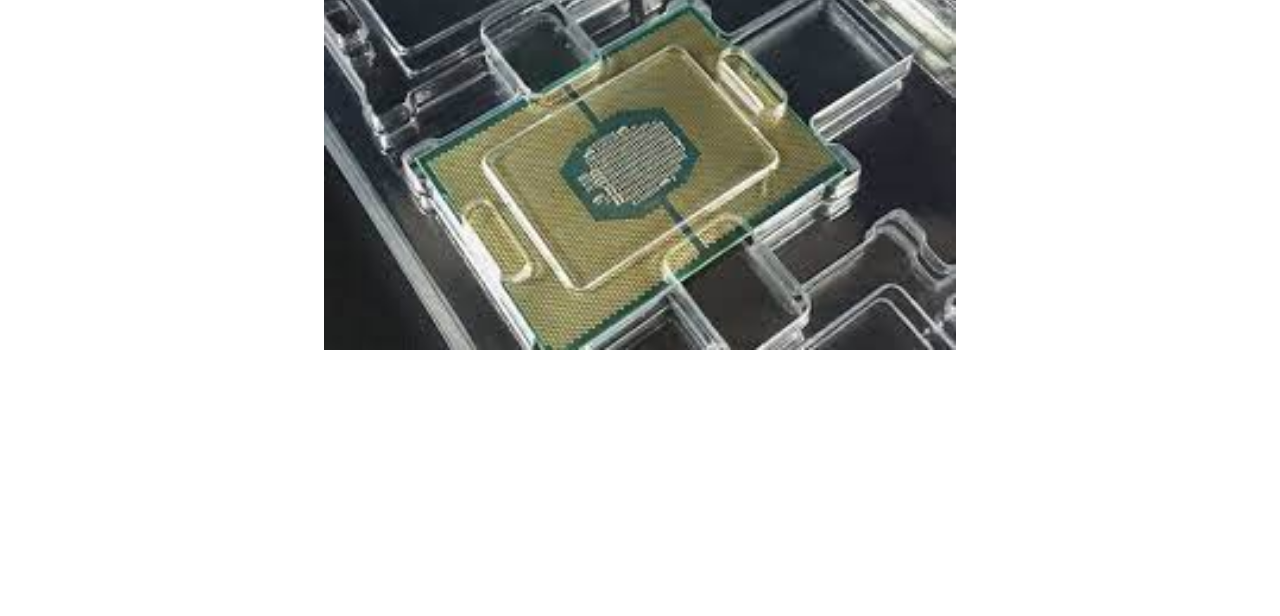
<file: frame.html>
<!DOCTYPE html>
<html lang="en">
<head>
  <meta charset="UTF-8">
  <meta name="viewport" content="width=device-width, initial-scale=1.0">
  <title>CPU Frames and Components</title>
  <style>
    body {
      font-family: sans-serif;
      line-height: 2.0;
      color: white;
    }

    p {
      line-height: 2.0;
    }

    ul {
      list-style-type: none;
      padding: 0;
    }

    li {
      margin-bottom: 10px;
    }

    img {
      display: block;
      margin-left: auto;
  margin-right: auto;
  width: 50%;
      max-width: 50%;
      height: auto;
    }
  </style>
</head>
<body>
  <h1>CPU Frames and Components</h1>

  <p>The central processing unit (CPU) is a complex electronic device consisting of various physical frames or components that work together to perform the various functions required for executing instructions and processing data. These components are typically integrated onto a single integrated circuit (IC) chip, known as a microprocessor.</p>

  <h3>CPU Frames and Components</h3>

  <p>The main physical frames or components that make up a CPU include:</p>

  <ul>
    <li><strong>Arithmetic Logic Unit (ALU):</strong> The ALU is responsible for performing arithmetic and logical operations, such as addition, subtraction, multiplication, division, and bitwise operations.</li>
    <li><strong>Control Unit (CU):</strong> The control unit manages the flow of instructions and data within the CPU. It fetches instructions from memory, decodes them, and generates the necessary control signals to coordinate the various components of the CPU.</li>
    <li><strong>Registers:</strong> Registers are small, high-speed storage areas within the CPU used for temporarily holding data, addresses, and instructions during the execution of programs.</li>
    <li><strong>Cache Memory:</strong> Cache memory is a small, fast storage area that acts as a buffer between the CPU and the main memory (RAM). It stores frequently accessed data and instructions for faster retrieval, improving overall system performance.</li>
    <li><strong>Instruction Decoder:</strong> The instruction decoder is responsible for analyzing the instructions fetched from memory and determining the appropriate operations to be performed by the CPU components.</li>
    <li><strong>Bus Interface Unit (BIU):</strong> The BIU manages the communication between the CPU and the external components, such as memory and input/output devices, through various buses (e.g., address bus, data bus, control bus).</li>
  </ul>

  <img src="frame.webp" alt="CPU Components Placeholder">

  <h3>CPU Packaging</h3>

  <p>The various components of the CPU are typically integrated onto a single microchip, known as a microprocessor or CPU die. This chip is then enclosed in a protective package, which provides physical protection and facilitates electrical connections with other components in the computer system.</p>

  <p>Common CPU packaging types include:</p>

  <ul>
    <li><strong>Pin Grid Array (PGA):</strong> A PGA package has pins arranged in a grid pattern on the bottom surface of the package, which are used to make electrical connections with the motherboard or CPU socket.</li>
    <li><strong>Ball Grid Array (BGA):</strong> A BGA package has a grid of solder balls on the bottom surface of the package, which are used to make electrical connections with the motherboard or CPU socket.</li>
    <li><strong>Chip Carriers:</strong> Chip carriers are ceramic or plastic packages that provide a protective enclosure for the CPU die and facilitate electrical connections with the motherboard or CPU socket.</li>
  </ul>

  <img src="Packaging.jpg" alt="CPU Packaging Placeholder">

  <h3>Importance of CPU Components and Packaging</h3>

  <p>Understanding the various physical frames or components that make up the CPU and their respective functions is essential for computer architecture design and optimization. The arrangement, integration, and interconnection of these components play a crucial role in determining the overall performance, power efficiency, and reliability of the CPU.</p>

  <p>Additionally, the packaging of the CPU is critical for ensuring proper electrical connectivity, thermal management, and physical protection of the delicate microchip. Advances in CPU packaging technologies, such as smaller form factors, improved thermal dissipation, and higher pin densities, have enabled the development of more powerful and energy-efficient CPUs.</p>

</body>
</html>
</file>
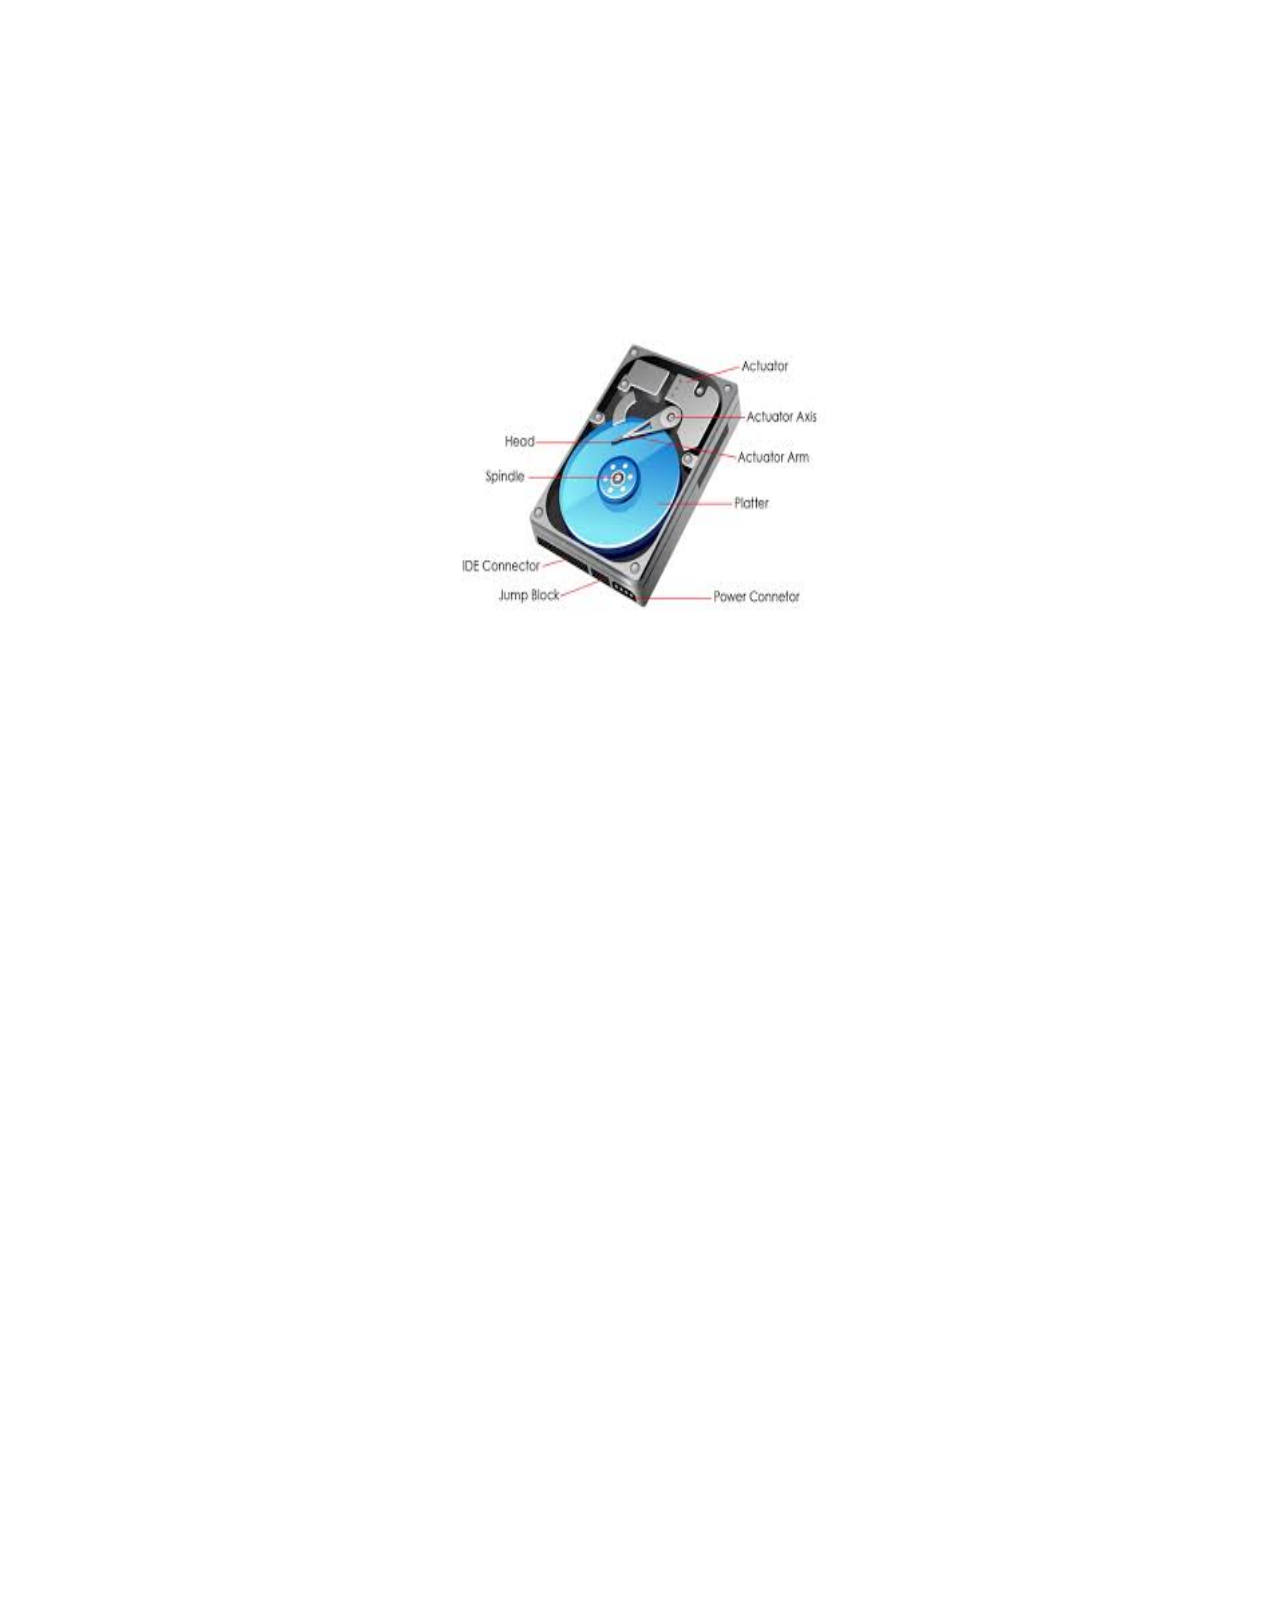
<file: hardDrive.html>
<!DOCTYPE html>
<html lang="en">
<head>
  <meta charset="UTF-8">
  <meta name="viewport" content="width=device-width, initial-scale=1.0">
  <title>Hard Drives</title>
  <style>
    body {
      font-family: sans-serif;
      line-height: 2.0;
      color: white;
    }

    p {
      line-height: 2.0;
    }

    ul {
      list-style-type: none;
      padding: 0;
    }

    li {
      margin-bottom: 10px;
    }

    img {
      display: block;
      margin-left: auto;
      margin-right: auto;
      height: 300px;
      width: 400px;
    }
  </style>
</head>
<body>
  <h1>Hard Drives</h1>

  <p>Hard drives are essential storage devices that provide ample space for storing files, programs, and data in a computer system. They are responsible for permanently storing and retrieving digital information, allowing users to access and manage their data as needed.</p>

  <h3>What is a Hard Drive?</h3>

  <p>A hard drive, also known as a hard disk drive (HDD), is a non-volatile storage device that uses magnetic disks to store and retrieve digital data. It consists of one or more rigid, rapidly rotating disks with magnetic surfaces where data is recorded and accessed by read/write heads.</p>

  <img src="h1.jpg" alt="Hard Drive Placeholder">

  <h3>Key Components of a Hard Drive</h3>

  <p>A typical hard drive consists of several essential components, including:</p>

  <ul>
    <li><strong>Platters:</strong> Platters are the rigid, circular disks coated with a magnetic material where data is stored. A hard drive may have one or multiple platters, depending on its storage capacity and design.</li>
    <li><strong>Read/Write Heads:</strong> Read/write heads are small, electromagnetic devices that move across the surface of the platters to read and write data by magnetizing and sensing the magnetic fields on the disks.</li>
    <li><strong>Actuator Arm:</strong> The actuator arm positions the read/write heads over specific tracks on the platters to access data. It moves the heads rapidly and precisely across the disks.</li>
    <li><strong>Spindle Motor:</strong> The spindle motor spins the platters at high speeds, typically between 5,400 and 7,200 revolutions per minute (RPM), allowing the read/write heads to quickly access data.</li>
    <li><strong>Controller Board:</strong> The controller board manages the communication between the hard drive and the computer system, translating logical data into physical locations on the disks and controlling the read/write operations.</li>
  </ul>

  <h3>Hard Drive Types</h3>

  <p>Hard drives can be classified into different types based on their physical size, interface, and performance characteristics. Common types include:</p>

  <ul>
    <li><strong>Desktop Hard Drives:</strong> Desktop hard drives are designed for use in desktop computers and workstations. They typically have larger form factors, such as 3.5 inches, and offer higher storage capacities.</li>
    <li><strong>Laptop Hard Drives:</strong> Laptop hard drives, often referred to as 2.5-inch drives, are smaller and more compact, making them suitable for portable computers and laptops.</li>
    <li><strong>Solid-State Drives (SSDs):</strong> SSDs use flash memory chips instead of magnetic platters to store data. They offer faster read/write speeds, lower power consumption, and no moving parts, making them more durable and energy-efficient than traditional hard drives.</li>
  </ul>

  <h3>Importance of Hard Drives</h3>

  <p>Hard drives are crucial components in modern computing systems, providing reliable and high-capacity storage solutions. They allow users to store vast amounts of data, including documents, photos, videos, music, and other digital content. Additionally, hard drives are essential for storing operating systems, applications, and other system files required for the proper functioning of a computer.</p>

  <p>Choosing the right hard drive is essential when building or upgrading a computer system. Factors to consider include storage capacity, performance (e.g., read/write speeds), form factor, interface (e.g., SATA, NVMe), and reliability (e.g., mean time between failures [MTBF]).</p>

</body>
</html>
</file>
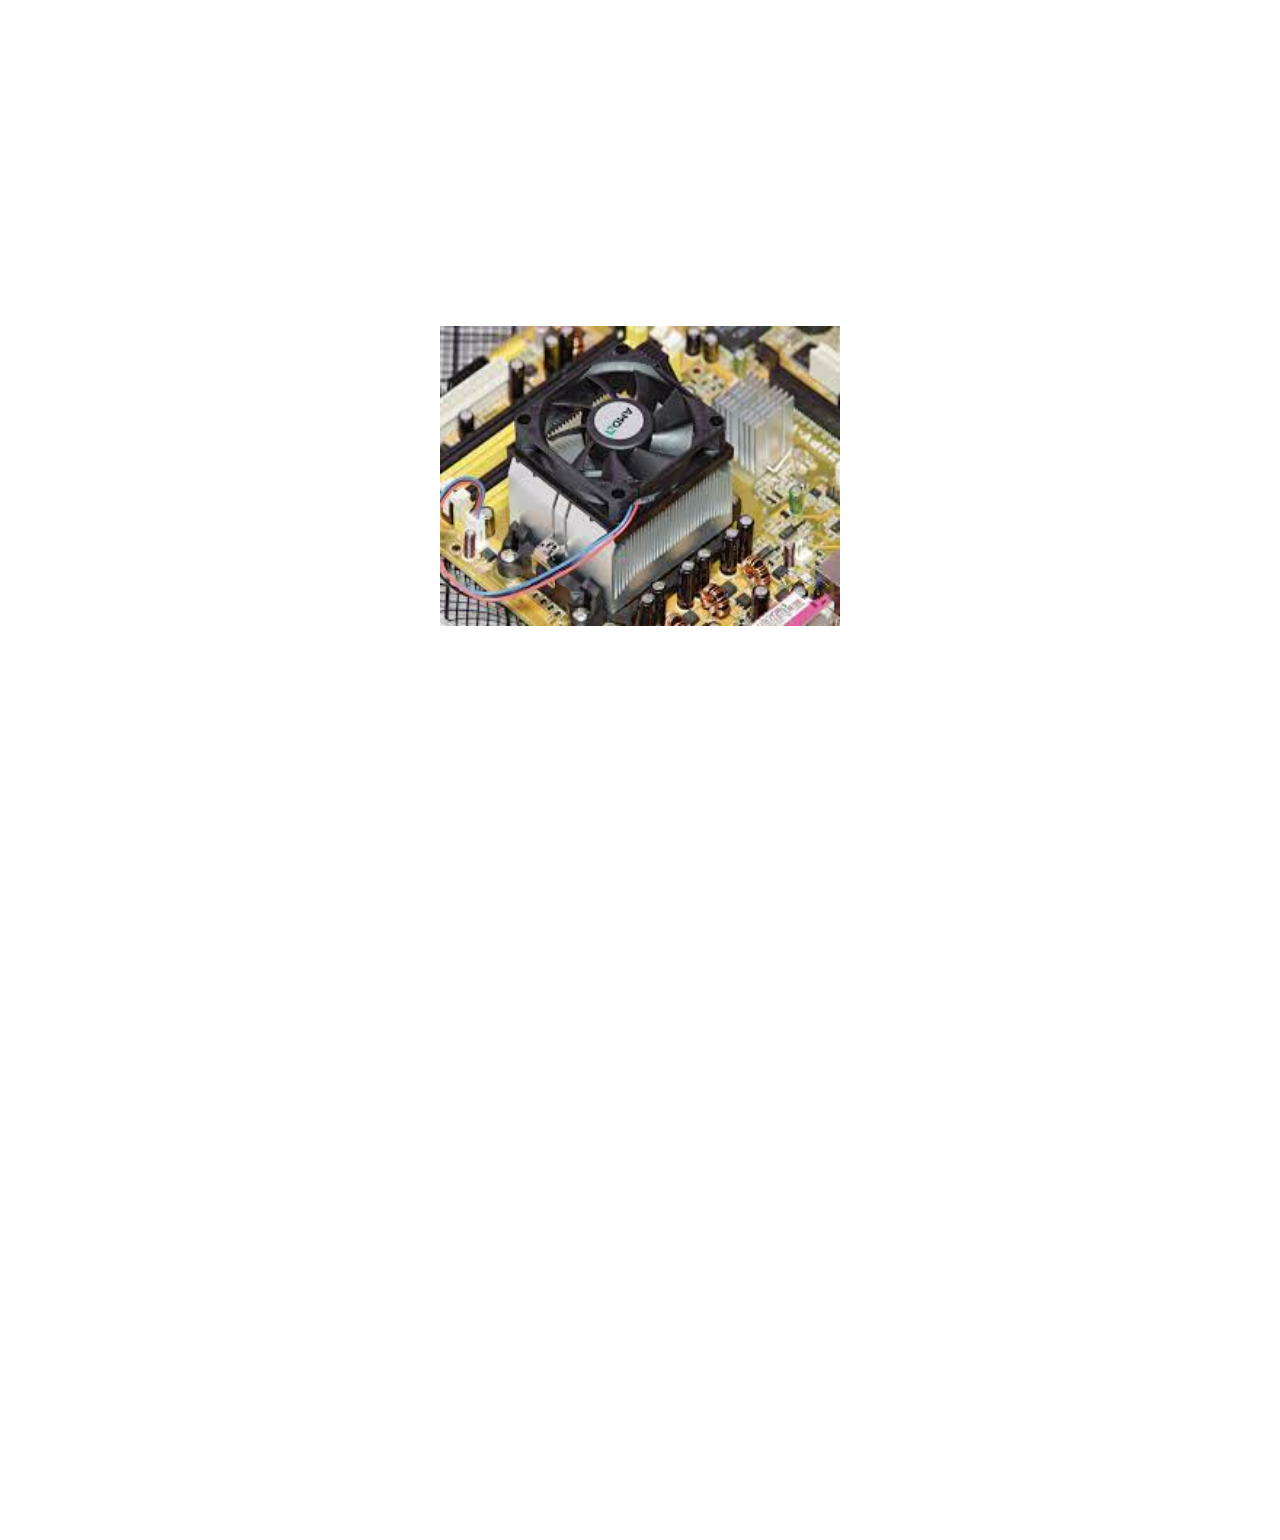
<file: heatSink.html>
<!DOCTYPE html>
<html lang="en">
<head>
  <meta charset="UTF-8">
  <meta name="viewport" content="width=device-width, initial-scale=1.0">
  <title>Heatsink</title>
  <style>
    body {
      font-family: sans-serif;
      line-height: 2.0;
      color: white;
    }

    p {
      line-height: 2.0;
    }

    ul {
      list-style-type: none;
      padding: 0;
    }

    li {
      margin-bottom: 10px;
    }

    img {
      display: block;
      margin-left: auto;
      margin-right: auto;
      height: 300px;
      width: 400px;
    }
  </style>
</head>
<body>
  <h1>Heatsink</h1>

  <p>A heatsink is a critical component in a computer system that helps dissipate heat generated by the processor and other high-performance components. Effective heat management is crucial for maintaining the stability, performance, and longevity of electronic devices.</p>

  <h3>What is a Heatsink?</h3>

  <p>A heatsink is a passive heat exchanger device that transfers heat away from a component and dissipates it into the surrounding air. It is typically made of a metal with high thermal conductivity, such as aluminum or copper, and features a large surface area with fins or protrusions to maximize heat dissipation.</p>

  <img src="sink.jpg" alt="Heatsink Placeholder">

  <h3>Key Components of a Heatsink</h3>

  <p>A typical heatsink consists of several essential components, including:</p>

  <ul>
    <li><strong>Heatsink Base:</strong> The heatsink base is a flat surface that makes direct contact with the component (e.g., CPU or GPU) to facilitate heat transfer. It is designed to have a high thermal conductivity and a smooth, even surface for optimal contact.</li>
    <li><strong>Heatsink Fins:</strong> The heatsink fins are thin, parallel protrusions that extend from the base. They increase the surface area of the heatsink, allowing for more efficient heat dissipation into the surrounding air.</li>
    <li><strong>Heat Pipes (optional):</strong> Some heatsinks incorporate heat pipes, which are hollow tubes filled with a liquid that helps transfer heat from the base to the fins more efficiently.</li>
    <li><strong>Thermal Interface Material (TIM):</strong> A thin layer of thermal interface material (e.g., thermal paste or thermal pad) is applied between the component and the heatsink base to improve heat transfer by filling microscopic gaps and air pockets.</li>
  </ul>

  <h3>Types of Heatsinks</h3>

  <p>Heatsinks come in various types and designs, including:</p>

  <ul>
    <li><strong>Air Coolers:</strong> Air coolers are the most common type of heatsink. They rely on airflow from a fan to dissipate heat from the fins into the surrounding air.</li>
    <li><strong>Liquid Coolers:</strong> Liquid coolers use a closed-loop system with a liquid coolant to transfer heat from the component to a radiator, where it is dissipated into the air by fans.</li>
    <li><strong>Passive Heatsinks:</strong> Passive heatsinks do not use any fans and rely solely on natural convection and radiation to dissipate heat. They are often used in low-power or silent computing environments.</li>
  </ul>

  <h3>Importance of Heatsinks</h3>

  <p>Heatsinks play a crucial role in maintaining the thermal stability and performance of computer components, particularly the processor and graphics card. As these components generate significant amounts of heat during operation, effective heat dissipation is essential to prevent overheating, throttling, and potential damage.</p>

  <p>Choosing the right heatsink is crucial when building or upgrading a computer system. It should have sufficient cooling capacity to handle the heat output of the component, a compatible mounting mechanism, and efficient heat transfer characteristics. Properly installing and maintaining the heatsink, including applying thermal paste and ensuring adequate airflow, is also essential for optimal cooling performance.</p>

</body>
</html>
</file>
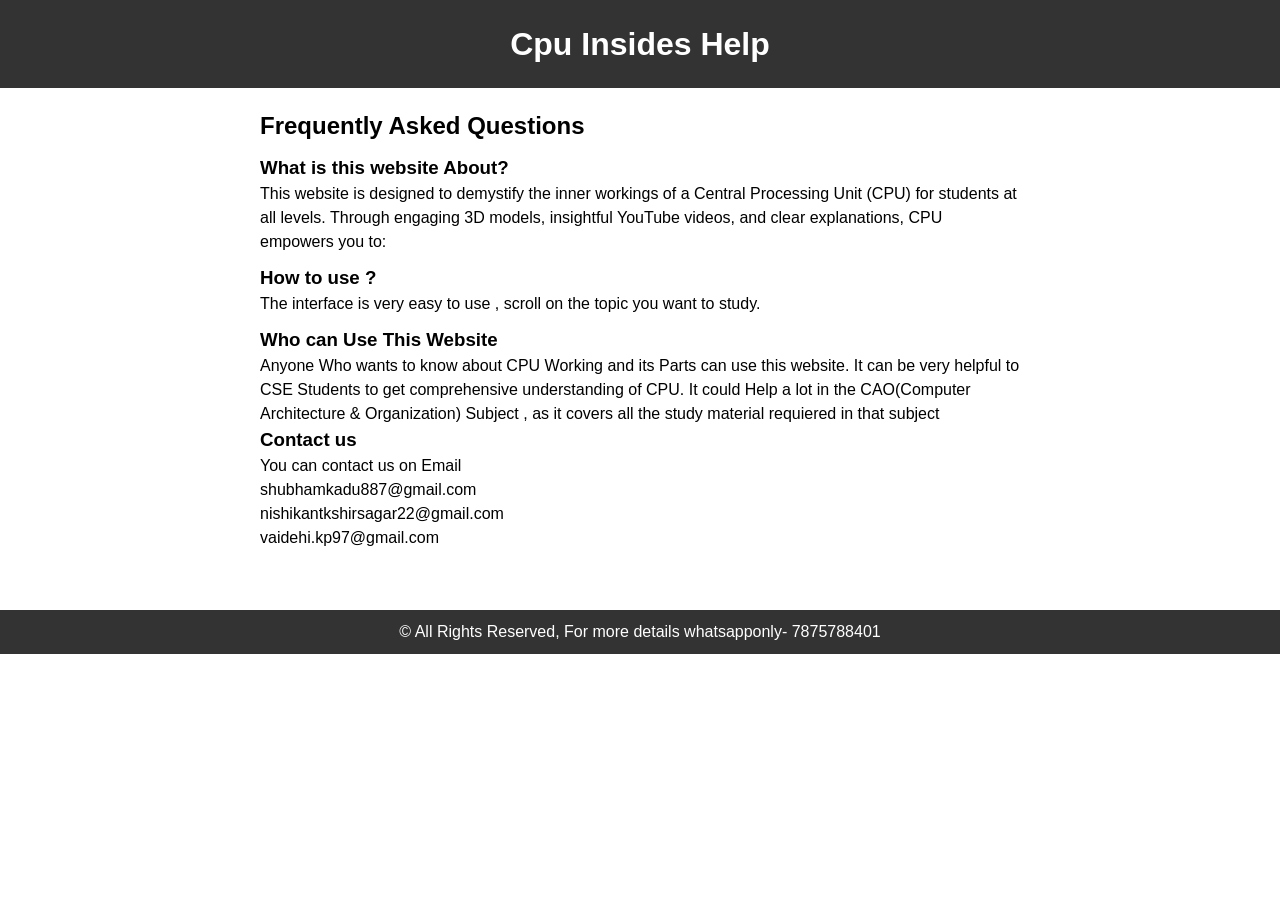
<file: Help.html>
<!DOCTYPE html>
<html lang="en">
<head>
  <meta charset="UTF-8">
  <meta name="viewport" content="width=device-width, initial-scale=1.0">
  <title>Help Section</title>
 <style>
    /* Reset styles */
* {
  margin: 0;
  padding: 0;
  box-sizing: border-box;
}

/* General styles */
body {
  font-family: Arial, sans-serif;
  line-height: 1.5;
}

header {
  background-color: #333;
  color: #fff;
  padding: 20px;
  text-align: center;
}

nav {
  background-color: #f4f4f4;
  padding: 10px;
}

nav ul {
  list-style-type: none;
  display: flex;
  justify-content: center;
}

nav ul li {
  margin-right: 20px;
}

nav ul li a {
  text-decoration: none;
  color: #333;
}

main {
  max-width: 800px;
  margin: 0 auto;
  padding: 20px;
}

section {
  margin-bottom: 40px;
}

section h2 {
  margin-bottom: 10px;
}

ul {
  list-style-type: none;
}

li {
  margin-bottom: 10px;
}

footer {
  background-color: #333;
  color: #fff;
  padding: 10px;
  text-align: center;
}
 </style>
</head>
<body>
  <header>
    <h1>Cpu Insides Help</h1>
  </header>

  <!-- <nav>
    <ul>
      <li><a href="#">FAQs</a></li>
      <li><a href="#">Troubleshooting Guides</a></li>
      <li><a href="#">Installation Tutorials</a></li>
      <li><a href="#">Compatibility Checkers</a></li>
      <li><a href="#">Glossary</a></li>
      <li><a href="#">Contact Us</a></li>
    </ul>
  </nav> -->

  <main>
    <section>
      <h2>Frequently Asked Questions</h2>
      <ul>
        <li>
          <h3>What is this website About?</h3>
          <p>This website is designed to demystify the inner workings of a Central Processing Unit (CPU) for students at all levels. Through engaging 3D models, insightful YouTube videos, and clear explanations, CPU empowers you to:

            </p>
        </li>
        <li>
          <h3>How to use ?</h3>
          <p>The interface is very easy to use , scroll on the topic you want to study.</p>
        </li>
        <li><h3>Who can Use This Website</h3>
        <p>Anyone Who wants to know about CPU Working and its Parts can use this website. It can be 
            very helpful to CSE Students to get comprehensive understanding of CPU. It could Help a lot in 
            the CAO(Computer Architecture & Organization) Subject , as it covers all the study material requiered in that subject
        </p>
    
        <h3>Contact us</h3>
        <p>You can contact us on Email <br>
        shubhamkadu887@gmail.com <br>
        nishikantkshirsagar22@gmail.com <br>
        vaidehi.kp97@gmail.com
    </p>
    </li>
      </ul>
    </section>

    
  </main>

  <footer>
    <p>&copy; All Rights Reserved, For more details whatsapponly- 7875788401</p>
  </footer>
</body>
</html>
</file>
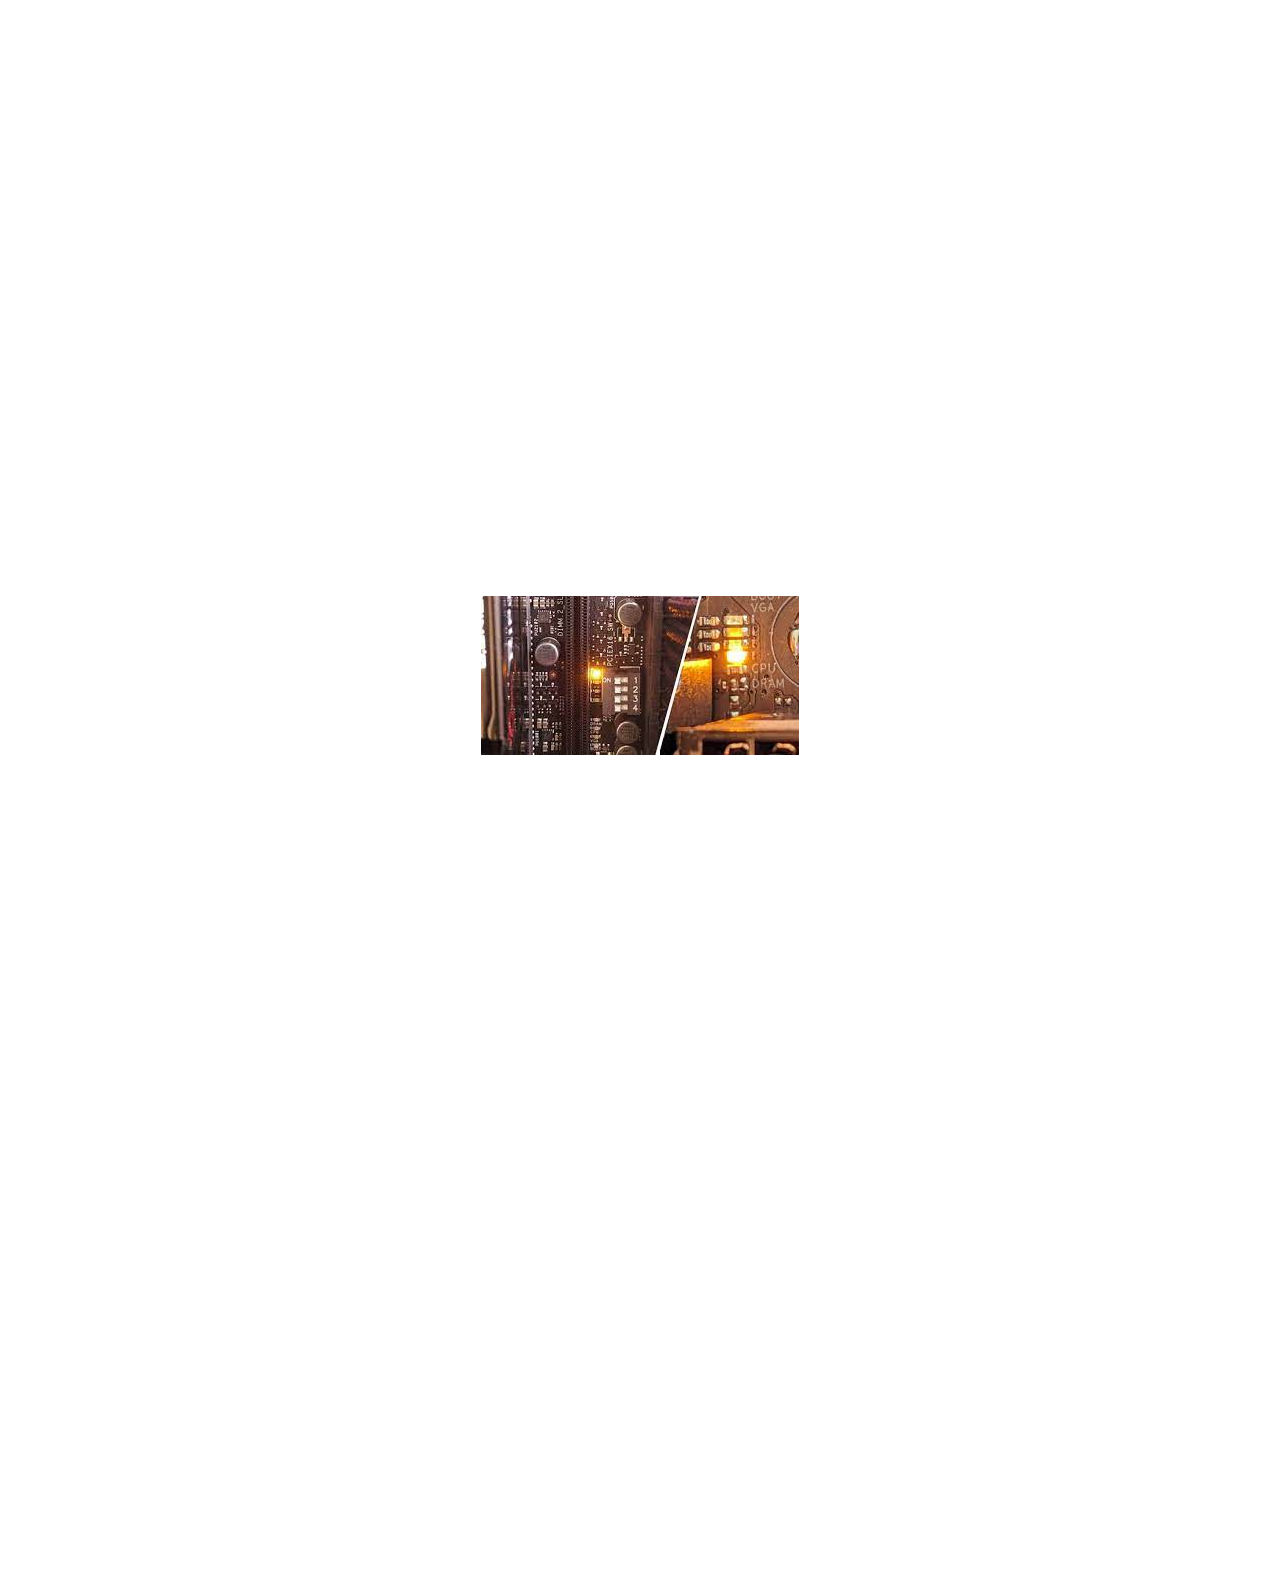
<file: indicatingLights.html>
<!DOCTYPE html>
<html lang="en">
<head>
  <meta charset="UTF-8">
  <meta name="viewport" content="width=device-width, initial-scale=1.0">
  <title>CPU Indicating Lights</title>
  <style>
    body {
      font-family: sans-serif;
      line-height: 2.0;
      color: white;
    }

    p {
      line-height: 2.0;
    }

    ul {
      list-style-type: none;
      padding: 0;
    }

    li {
      margin-bottom: 10px;
    }

    img {
      display: block;
      margin-left: auto;
      margin-right: auto;
      max-width: 100%;
      height: auto;
    }
  </style>
</head>
<body>
  <h1>CPU Indicating Lights</h1>

  <p>Modern CPUs often include various indicating lights or light-emitting diodes (LEDs) that provide visual feedback on the status and operation of the CPU. These indicating lights can be useful for troubleshooting, debugging, and monitoring the performance of the CPU.</p>

  <h3>Common CPU Indicating Lights</h3>

  <p>The specific indicating lights present on a CPU can vary depending on the manufacturer and model. However, some common indicating lights found on CPUs include:</p>

  <ul>
    <li><strong>Power LED:</strong> The power LED indicates whether the CPU is receiving power. It is usually green when the CPU is powered on and off when the CPU is powered off or in a standby state.</li>
    <li><strong>Activity LED:</strong> The activity LED, also known as the processing LED, flashes or blinks to indicate that the CPU is actively processing instructions and data. The frequency or pattern of the blinking can provide information about the CPU's current workload or activity level.</li>
    <li><strong>Error LED:</strong> The error LED is typically red or amber in color and indicates that an error or fault has occurred within the CPU. This could be related to overheating, hardware failures, or other critical issues that require immediate attention.</li>
    <li><strong>Debug LEDs:</strong> Some CPUs, especially those used in development or testing environments, may include additional debug LEDs that provide more detailed information about the CPU's internal state or operation. These LEDs can display binary or hexadecimal codes that can be used by engineers or technicians to diagnose and troubleshoot issues.</li>
  </ul>

  <img src="indilight.jpg" alt="CPU Indicating Lights Placeholder">

  <h3>Interpreting CPU Indicating Lights</h3>

  <p>The specific meaning and interpretation of the CPU indicating lights can vary depending on the manufacturer and model. It is essential to refer to the CPU's documentation or user manual to understand the exact meaning of each LED and the patterns or codes they display.</p>

  <p>In general, a solid or blinking green power LED indicates that the CPU is receiving power and is operational. A blinking activity LED can indicate normal processing activity, while a rapidly flashing or solid activity LED may suggest a high workload or potential issues. A red or amber error LED typically indicates a critical error or fault that requires immediate attention.</p>

  <p>Debug LEDs or more advanced LED displays may require decoding the binary or hexadecimal codes displayed to understand the specific internal state or error condition of the CPU.</p>

  <h3>Importance of CPU Indicating Lights</h3>

  <p>CPU indicating lights serve several important purposes in computer systems:</p>

  <ol>
    <li><strong>Troubleshooting and Diagnostics:</strong> The indicating lights can provide valuable information for diagnosing and troubleshooting issues with the CPU. For example, a solid error LED can quickly indicate that there is a problem with the CPU that needs to be addressed.</li>
    <li><strong>Performance Monitoring:</strong> The activity LED can provide a visual representation of the CPU's current workload or processing activity, which can be useful for monitoring performance and identifying potential bottlenecks or overloading.</li>
    <li><strong>System Status Feedback:</strong> The power LED can provide a quick visual indication of whether the CPU is powered on or in a standby state, which can be helpful for users or technicians when working with the system.</li>
    <li><strong>Debug and Development:</strong> Debug LEDs or advanced LED displays can be invaluable tools for engineers or developers working on CPU design, testing, or software development. These LEDs can provide detailed information about the internal state and operation of the CPU, allowing for more effective debugging and optimization.</li>
  </ol>

  <p>While CPU indicating lights may seem simple, they play a crucial role in providing valuable feedback and information about the CPU's status and operation, which can enhance troubleshooting, monitoring, and overall system reliability.</p>

</body>
</html>
</file>
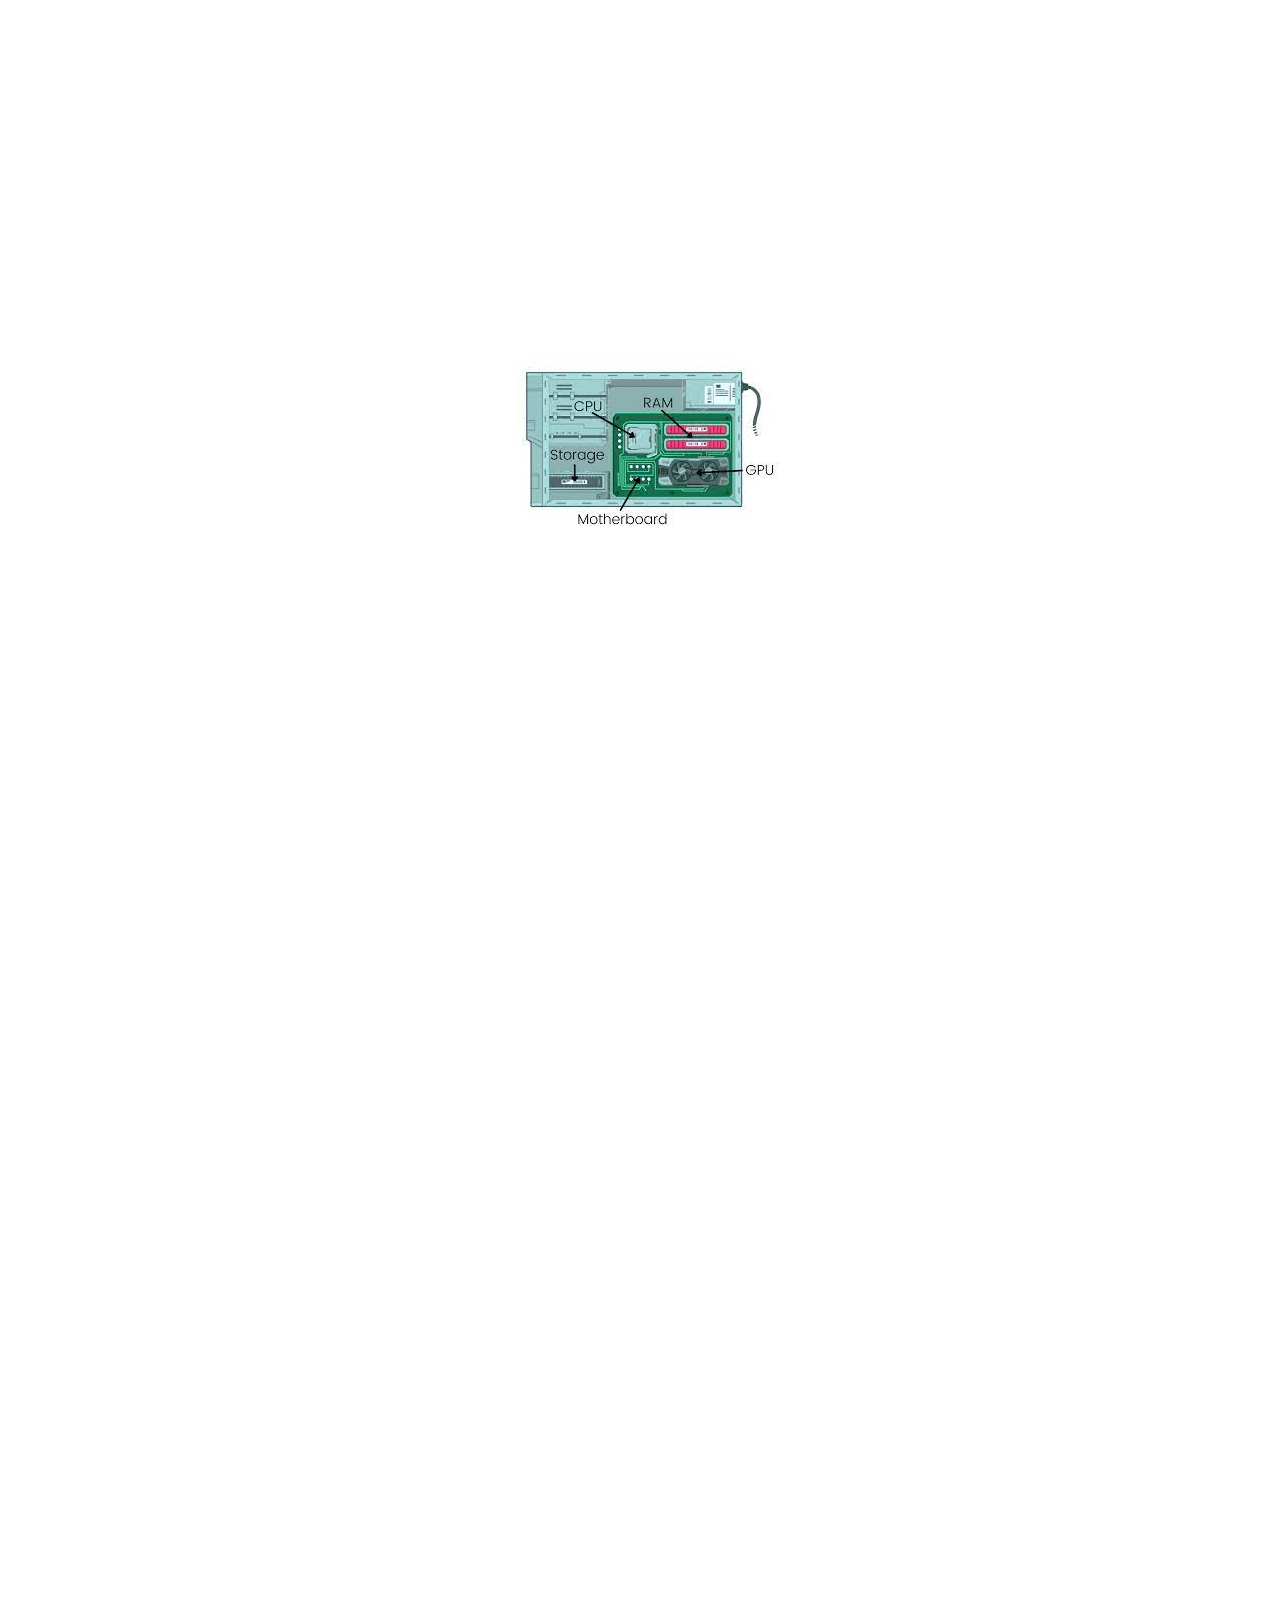
<file: motherBoard.html>
<!DOCTYPE html>
<html lang="en">
<head>
  <meta charset="UTF-8">
  <meta name="viewport" content="width=device-width, initial-scale=1.0">
  <title>Motherboard</title>
  <style>
    body {
      font-family: sans-serif;
      line-height: 2.0;
      color: white;
    }

    p {
      line-height: 2.0;
    }

    ul {
      list-style-type: none;
      padding: 0;
    }

    li {
      margin-bottom: 10px;
    }

    img {
      display: block;
      margin-left: auto;
      margin-right: auto;
      max-width: 100%;
      height: auto;
    }
  </style>
</head>
<body>
  <h1>Motherboard</h1>

  <p>The motherboard is the central and most crucial component of a computer system. It is a printed circuit board that serves as the backbone for all other components, providing connectivity and communication pathways between various hardware components.</p>

  <h3>What is a Motherboard?</h3>

  <p>A motherboard, also known as a mainboard or system board, is a large printed circuit board that contains the essential components and circuitry required for a computer to function. It acts as a hub that interconnects and coordinates the various hardware components, including the central processing unit (CPU), memory (RAM), storage devices, input/output (I/O) ports, and expansion slots.</p>

  <img src="motherboard.jpg" alt="Motherboard Placeholder">

  <h3>Key Components of a Motherboard</h3>

  <p>A typical motherboard consists of several essential components, including:</p>

  <ul>
    <li><strong>CPU Socket:</strong> The CPU socket is a specialized connector that allows for the installation of the central processing unit (CPU). It provides electrical connections between the CPU and the motherboard, enabling communication and power delivery.</li>
    <li><strong>Memory Slots:</strong> Memory slots, also known as DIMM (Dual Inline Memory Module) slots, are connectors that allow for the installation of random access memory (RAM) modules. The number of memory slots determines the maximum amount of RAM that can be installed on the motherboard.</li>
    <li><strong>Chipset:</strong> The chipset is a set of specialized integrated circuits that manage the communication between the CPU, memory, and other components. It plays a crucial role in determining the capabilities and performance of the motherboard.</li>
    <li><strong>Expansion Slots:</strong> Expansion slots, such as PCI (Peripheral Component Interconnect) or PCI Express (PCIe) slots, allow for the installation of additional hardware components like graphics cards, sound cards, network adapters, and storage controllers.</li>
    <li><strong>I/O Ports:</strong> Input/output (I/O) ports, such as USB, HDMI, DisplayPort, and Ethernet ports, provide interfaces for connecting various peripherals and devices to the computer system.</li>
    <li><strong>BIOS/UEFI Chip:</strong> The BIOS (Basic Input/Output System) or UEFI (Unified Extensible Firmware Interface) chip contains the firmware that initializes and configures the hardware components during the boot process.</li>
  </ul>

  <h3>Motherboard Form Factors</h3>

  <p>Motherboards come in various form factors, which determine their physical size and layout. Common form factors include:</p>

  <ul>
    <li><strong>ATX:</strong> Advanced Technology Extended (ATX) is a widely used form factor for desktop computers, offering a standardized layout and size.</li>
    <li><strong>Micro-ATX:</strong> Micro-ATX is a smaller variant of the ATX form factor, designed for compact desktop systems and mini-tower cases.</li>
    <li><strong>Mini-ITX:</strong> Mini-ITX is an even smaller form factor, ideal for building ultra-compact and low-profile systems.</li>
    <li><strong>Proprietary Form Factors:</strong> Some manufacturers use proprietary form factors, such as BTX (Balanced Technology Extended) or WTX (Workstation Technology Extended), which may offer specialized features or form factors for specific use cases.</li>
  </ul>

  <h3>Importance of the Motherboard</h3>

  <p>The motherboard is the foundation of a computer system, playing a critical role in connecting and coordinating all other hardware components. It determines the performance, compatibility, and expandability of the system. A well-designed and high-quality motherboard can provide reliable operation, support for modern technologies, and future-proofing for upgrades and additions.</p>

  <p>Choosing the right motherboard is essential when building or upgrading a computer, as it influences factors such as CPU compatibility, maximum RAM capacity, available expansion slots, and supported technologies like PCIe generations, SATA interfaces, and USB standards.</p>

</body>
</html>
</file>
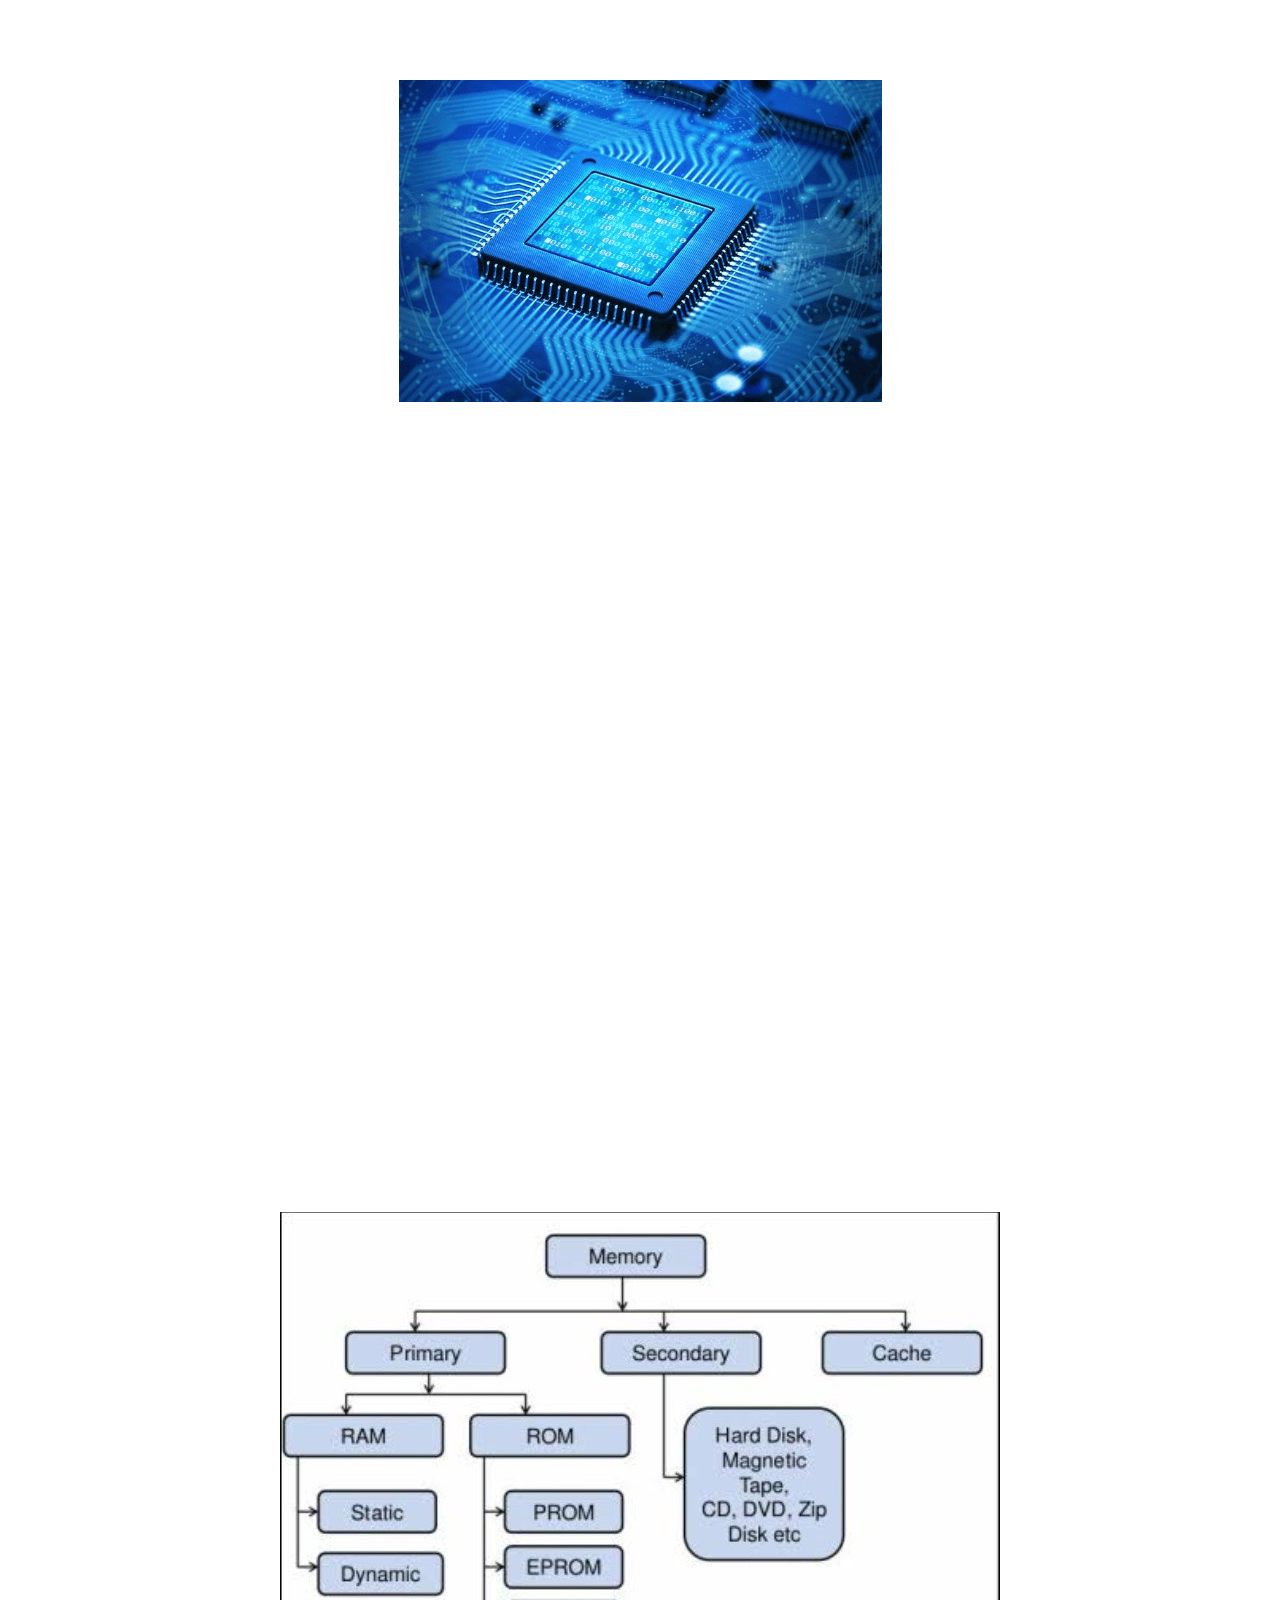
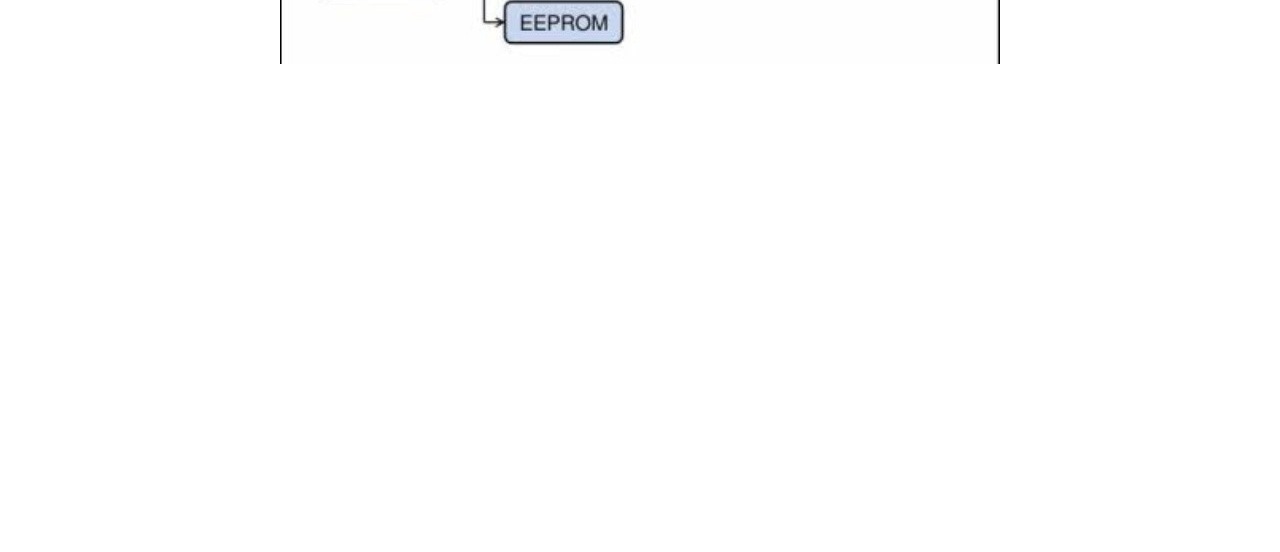
<file: mu.html>
<!DOCTYPE html>
<html lang="en">
<head>
  <meta charset="UTF-8">
  <meta name="viewport" content="width=device-width, initial-scale=1.0">
  <title>Memory Unit</title>
  <style>
    body {
      font-family: sans-serif;
      color: white;
    }

    p {
      line-height: 2.0;
    }

    ul {
      list-style-type: none;
      padding: 0;
    }

    li {
      margin-bottom: 10px;
    }

    img {
      display: block;
      margin: 20px auto;
      max-width: 100%;
      height: auto;
    }
  </style>
</head>
<body>
  <h1>Memory Unit</h1>
  <img src="memer.png" alt="Memory ">

  <p>The Memory Unit is a critical component of a computer system that is responsible for storing and retrieving data and instructions required for the execution of programs. It serves as the primary storage area for the computer, holding both the programs and the data needed for their execution.</p>

  <h3>What is a Memory Unit?</h3>

  <p>The Memory Unit is the component of a computer system that provides storage and retrieval of data and instructions. It is a collection of integrated circuits that store binary information in the form of bits (0s and 1s). The Memory Unit is organized hierarchically, with different levels of memory offering varying trade-offs between speed, capacity, and cost.</p>

  

  <h3>Types of Memory</h3>

  <p>There are several types of memory used in computer systems, each with its own characteristics and functions:</p>

  <ul>
    <li><strong>Random Access Memory (RAM):</strong> RAM is a volatile memory type that provides temporary storage for data and instructions while the computer is powered on. It allows for fast read and write access, but its contents are lost when the power is turned off.</li>
    <li><strong>Read-Only Memory (ROM):</strong> ROM is a non-volatile memory type that contains pre-programmed data and instructions that cannot be modified by the computer during normal operation. It is used to store firmware, BIOS, and other critical system components.</li>
    <li><strong>Cache Memory:</strong> Cache memory is a high-speed, temporary storage area that acts as a buffer between the CPU and main memory. It is designed to improve system performance by providing faster access to frequently used data and instructions.</li>
    <li><strong>Volatile Memory:</strong> Volatile memory, such as RAM, loses its contents when the power is turned off or interrupted.</li>
    <li><strong>Non-volatile Memory:</strong> Non-volatile memory, such as ROM, flash memory, and hard disk drives (HDDs), retains its contents even when power is turned off or interrupted.</li>
  </ul>

  <h3>Memory Organization</h3>

  <p>Memory is organized into a hierarchical structure, with each level of memory offering different characteristics in terms of speed, capacity, and cost. The memory hierarchy typically consists of the following levels:</p>

  <ul>
    <li><strong>Registers:</strong> These are the fastest but smallest memory units located within the CPU, used for temporary storage of data and instructions during execution.</li>
    <li><strong>Cache Memory:</strong> Cache memory serves as a fast intermediary between the CPU and main memory, storing frequently accessed data and instructions for faster retrieval.</li>
    <li><strong>Main Memory (RAM):</strong> Main memory, typically implemented as dynamic RAM (DRAM), provides the primary storage area for programs and data during execution.</li>
    <li><strong>Secondary Storage:</strong> Secondary storage devices, such as hard disk drives (HDDs), solid-state drives (SSDs), and optical discs, provide non-volatile storage for programs, data, and files when the computer is powered off.</li>
  </ul>

  <img src="mem.jpg" alt="Memory Hierarchy">

  <h3>Memory Addressing and Access</h3>

  <p>Each memory location within the Memory Unit is assigned a unique address, which allows the CPU to access and manipulate data stored in specific locations. Memory addresses are typically represented as binary numbers, and the size of the address space determines the maximum amount of memory that can be accessed.</p>

  <p>The CPU accesses memory through the memory bus, which provides a communication pathway between the CPU and the Memory Unit. The memory bus consists of control lines, address lines, and data lines. The control lines carry signals that coordinate the flow of data between the CPU and memory, while the address lines specify the memory location to be accessed, and the data lines transfer the actual data between the CPU and memory.</p>

 

  <h3>Importance of the Memory Unit</h3>

  <p>The Memory Unit is a fundamental component of a computer system, as it provides the necessary storage and retrieval of data and instructions required for program execution. Without an efficient and reliable Memory Unit, a computer would be unable to store and process the massive amounts of data and instructions required for modern applications and software.</p>

  <p>The performance and capacity of the Memory Unit directly impact the overall speed and capabilities of a computer system. Advances in memory technologies, such as faster DRAM and solid-state storage devices, continue to drive improvements in computer performance and enable more complex and data-intensive applications.</p>

  
</body>
</html>
</file>
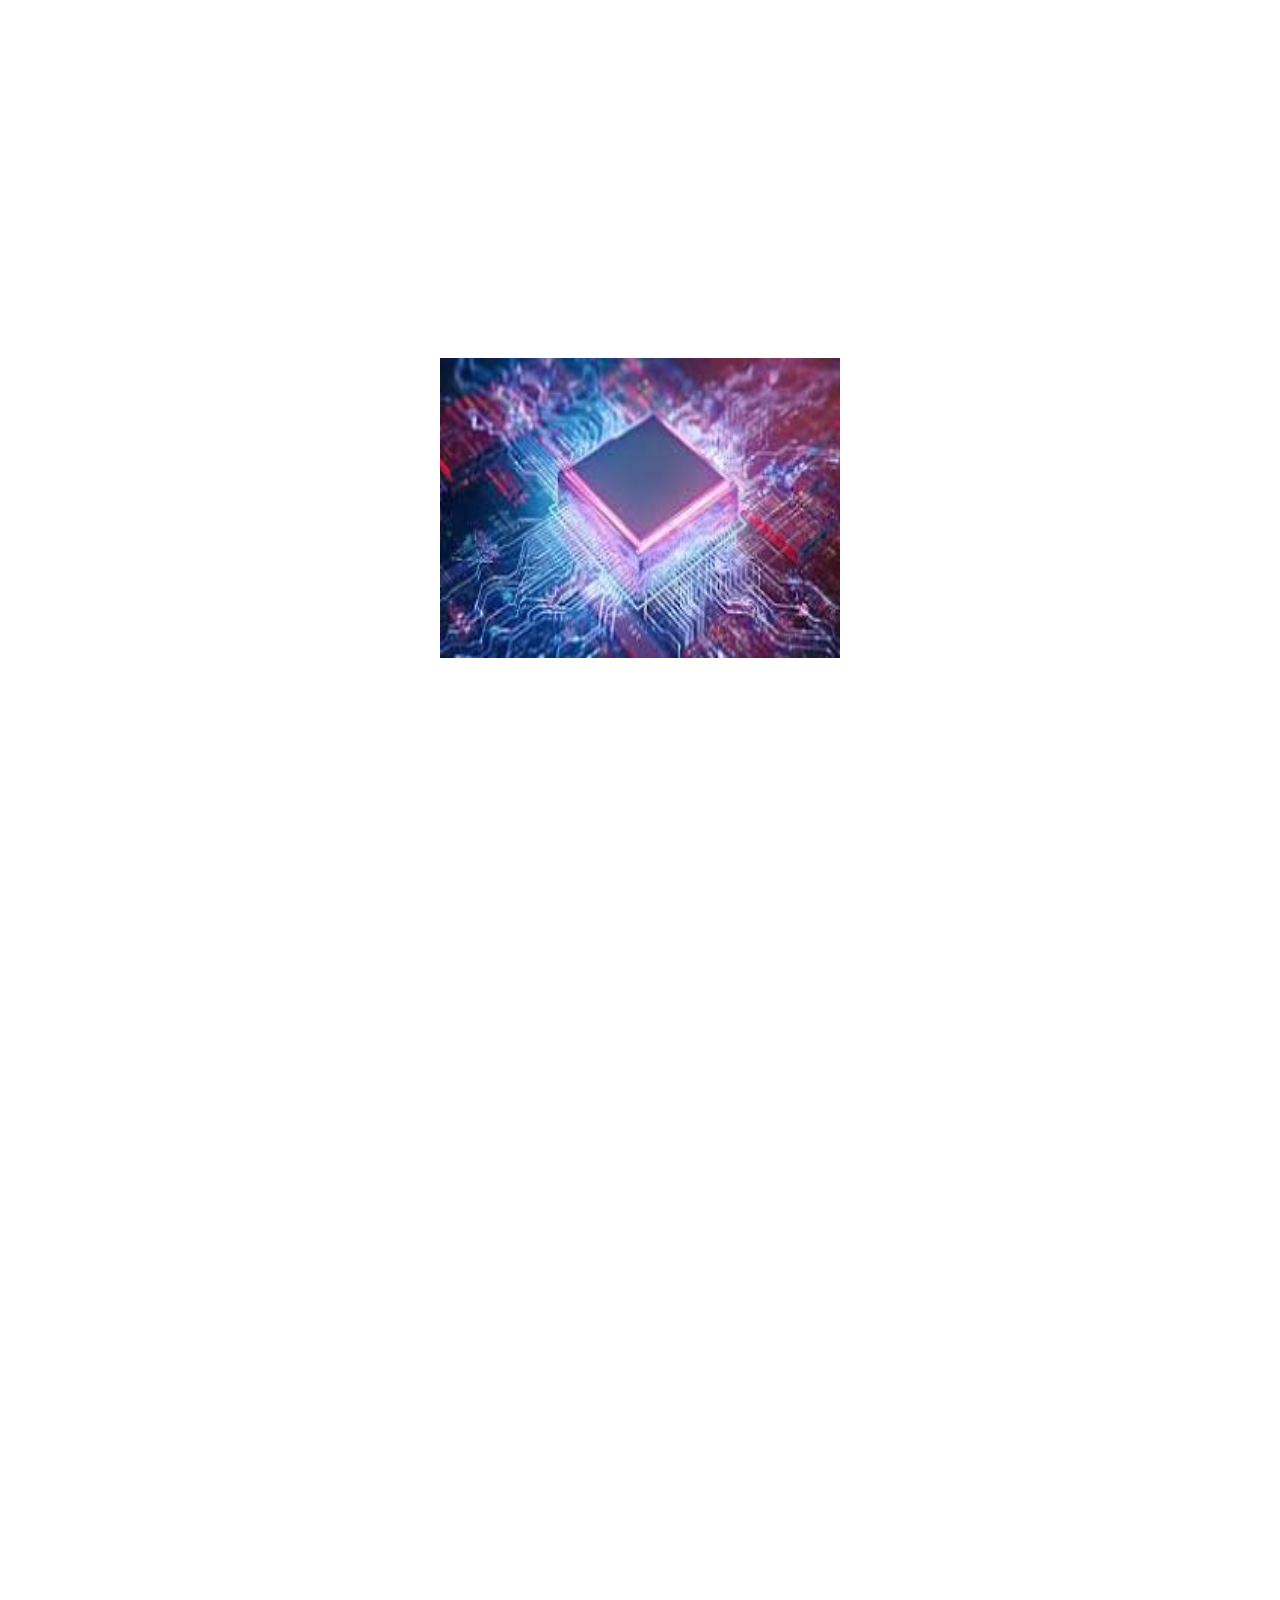
<file: processor.html>
<!DOCTYPE html>
<html lang="en">
<head>
  <meta charset="UTF-8">
  <meta name="viewport" content="width=device-width, initial-scale=1.0">
  <title>Processors</title>
  <style>
    body {
      font-family: sans-serif;
      line-height: 2.0;
      color: white;
    }

    p {
      line-height: 2.0;
    }

    ul {
      list-style-type: none;
      padding: 0;
    }

    li {
      margin-bottom: 10px;
    }

    img {
      display: block;
      margin-left: auto;
      margin-right: auto;
      height: 300px;
      width: 400px;
    }
  </style>
</head>
<body>
  <h1>Processors</h1>

  <p>A processor, also known as a central processing unit (CPU), is the brain of a computer system. It performs all the essential calculations and executes instructions to make a computer work. Processors come in different types, architectures, and performance levels, each designed for specific tasks and workloads.</p>

  <h3>What is a Processor?</h3>

  <p>A processor, or CPU, is a microchip responsible for executing instructions and performing calculations in a computer system. It is the primary component that processes data and controls the flow of information within the computer. The CPU fetches instructions from memory, decodes them, and performs the necessary operations to carry out the desired tasks.</p>

  <img src="proces1.jpg" alt="CPU Placeholder">

  <h3>Key Components of a Processor</h3>

  <p>A typical processor consists of several essential components, including:</p>

  <ul>
    <li><strong>Cores:</strong> Modern processors often have multiple processing cores, which are individual processing units capable of executing instructions independently. The number of cores in a CPU determines its ability to handle multiple tasks concurrently.</li>
    <li><strong>Cache:</strong> Cache memory is a small, fast memory located close to the CPU cores. It stores frequently used data and instructions to reduce the time required to access main memory, thus improving overall performance.</li>
    <li><strong>Instruction Set:</strong> The instruction set defines the set of commands that a processor can understand and execute. It determines the capabilities and complexity of the operations that a CPU can perform.</li>
    <li><strong>Registers:</strong> Registers are high-speed storage locations within the CPU that hold data and instructions for immediate use during processing operations.</li>
    <li><strong>Clock Speed:</strong> The clock speed, measured in gigahertz (GHz), refers to the frequency at which a processor executes instructions. Higher clock speeds generally translate to faster processing power.</li>
  </ul>

  <h3>Processor Architectures</h3>

  <p>Processors are designed based on different architectures, which determine their instruction sets, register configurations, and overall design principles. Common processor architectures include:</p>

  <ul>
    <li><strong>x86:</strong> The x86 architecture is the most widely used processor architecture, developed by companies like Intel and AMD. It is the predominant architecture for desktop and server computers.</li>
    <li><strong>ARM:</strong> The ARM (Advanced RISC Machines) architecture is widely used in mobile devices, such as smartphones and tablets, due to its low power consumption and high performance-per-watt ratio.</li>
    <li><strong>RISC-V:</strong> RISC-V (Reduced Instruction Set Computer) is an open-source instruction set architecture, gaining popularity in various applications, including embedded systems, data centers, and high-performance computing.</li>
  </ul>

  <h3>Importance of Processors</h3>

  <p>Processors are the heart of modern computing systems, determining their overall performance, efficiency, and capabilities. Choosing the right processor is crucial when building or upgrading a computer, as it influences factors such as computing power, energy consumption, and compatibility with other hardware components.</p>

  <p>Advancements in processor technology, such as increasing core counts, higher clock speeds, improved cache designs, and new architectures, continue to push the boundaries of computing power, enabling more complex applications, faster data processing, and enhanced user experiences.</p>

</body>
</html>
</file>
